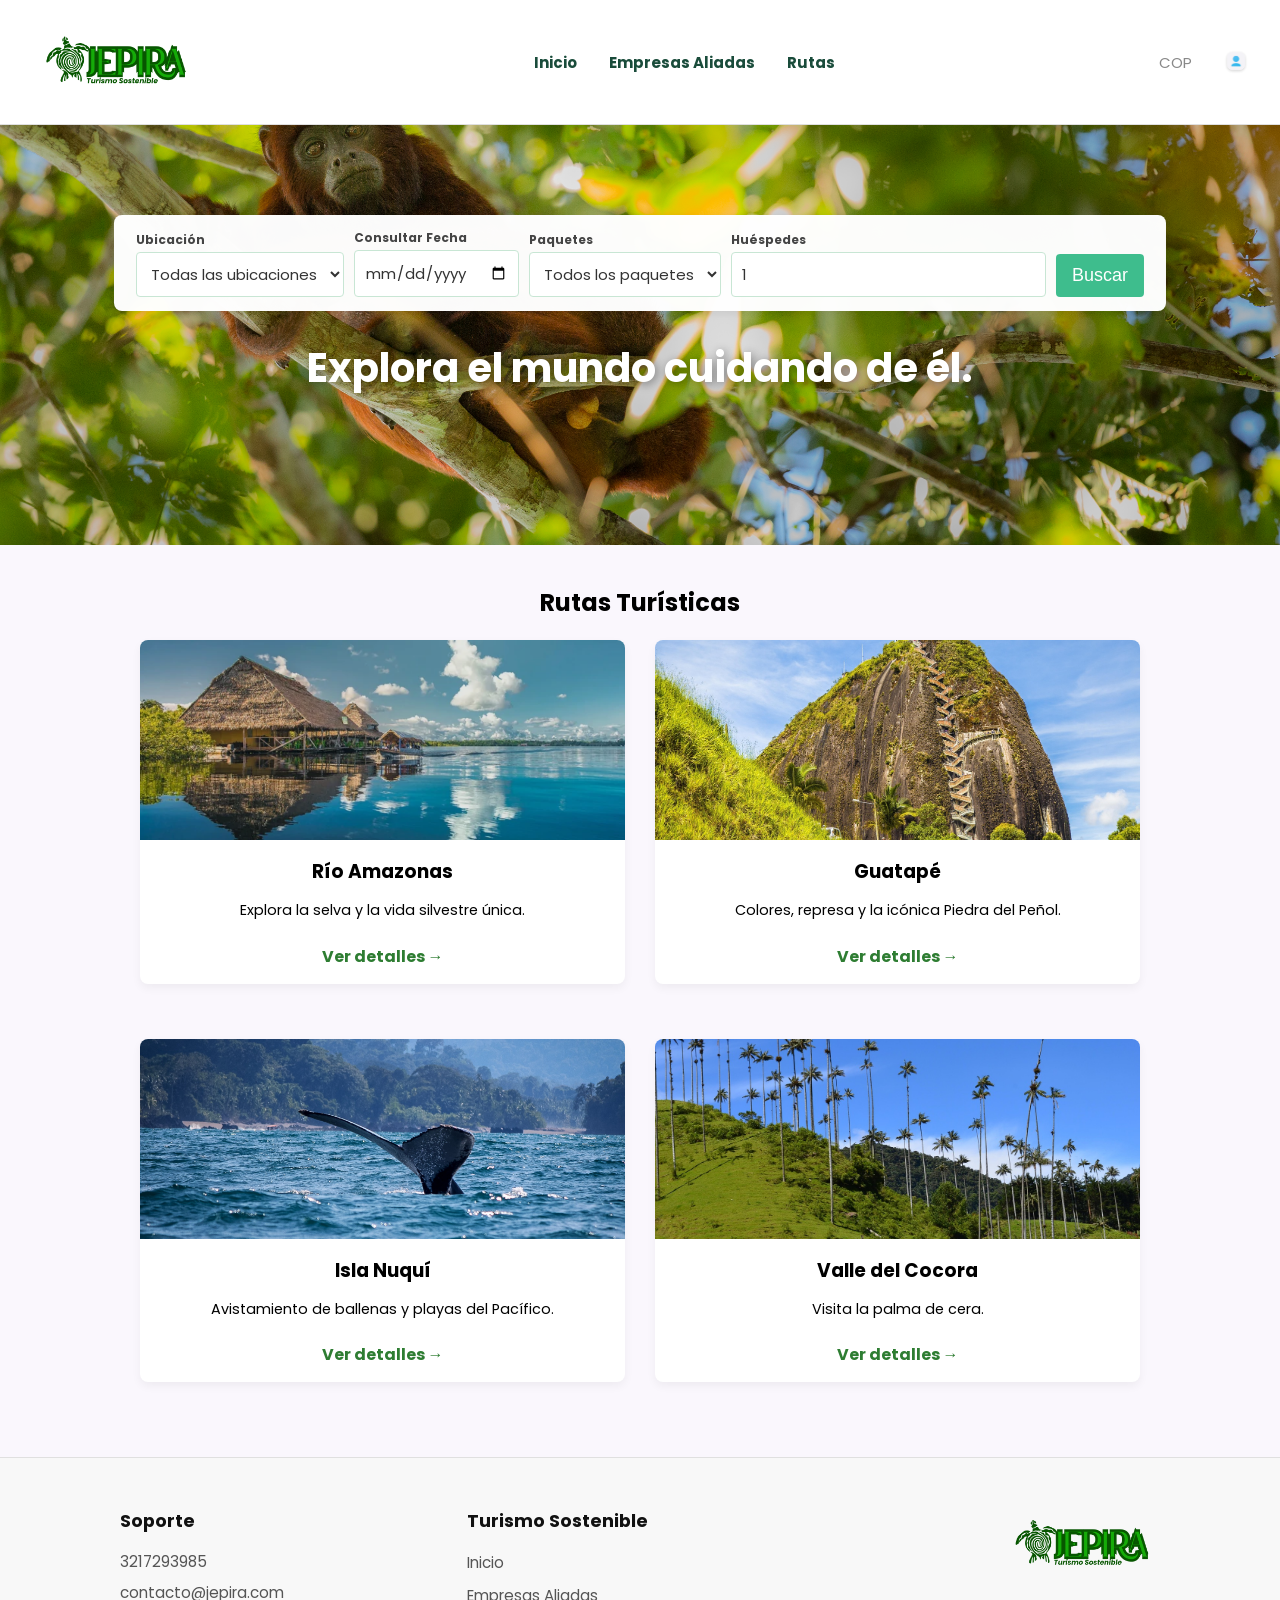
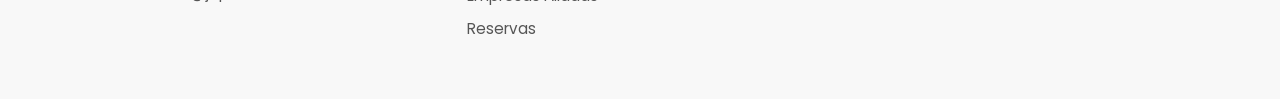
<file: index.html>
<!DOCTYPE html>
<html lang="es">
<head>
    <meta charset="UTF-8">
    <meta name="viewport" content="width=device-width, initial-scale=1.0">
    <title>Jepira | Turismo Sostenible</title>
    <link href="https://fonts.googleapis.com/css2?family=Poppins:wght@400;700&display=swap" rel="stylesheet">
    <link rel="stylesheet" href="style.css"> 
    <link rel="icon" href="img/logo_jepira.png" type="image/png">
</head>
<body>

    <!-- Header / Navegación Superior -->
    <header class="header-top">
        <div class="logo-section">
            <a href="index.html">
                <img src="img/logo_jepira.png" alt="Logo Jepira" class="logo-img"> 
            </a>
        </div>

        <nav class="main-nav">
            <ul>
                <li><a href="index.html" class="active">Inicio</a></li>
                <li><a href="empresas.html">Empresas Aliadas</a></li>
                <li><a href="rutas.html">Rutas</a></li>
            </ul>
        </nav>

        <div class="header-icons">
            <span class="currency">COP</span>
            <a href="login.html" class="icon user" title="Mi Cuenta / Iniciar Sesión"></a>
        </div>
    </header>

    <!-- Hero / Buscador Principal -->
    <section class="hero-section">
        <img src="img/mono aullador.jpg" alt="Mono en el árbol" class="hero-img">

        <form class="search-form" id="search-form" action="rutas.html">
            <div class="search-field">
                <label for="location">Ubicación</label>
                <select id="location" name="location">
                    <option value="">Todas las ubicaciones</option>
                    <option value="amazonas">Río Amazonas</option>
                    <option value="guatape">Guatapé</option>
                    <option value="nuqui">Isla Nuquí</option>
                    <option value="cocora">Valle del Cocora</option>
                </select>
            </div>

            <div class="search-field">
                <label for="date">Consultar Fecha</label>
                <input type="date" id="date" name="date">
            </div>
            
            <div class="search-field">
                <label for="packages">Paquetes</label>
                <select id="packages" name="packages">
                    <option value="">Todos los paquetes</option>
                    <option value="ecoturismo">Ecoturismo</option>
                    <option value="aventura">Aventura</option>
                    <option value="relax">Relax y Naturaleza</option>
                </select>
            </div>

            <div class="search-field">
                <label for="guests">Huéspedes</label>
                <input type="number" id="guests" name="guests" placeholder="Personas" min="1" value="1">
            </div>

            <button type="submit" class="search-btn">Buscar</button>
        </form>

        <h1 class="hero-text">Explora el mundo cuidando de él.</h1>
    </section>

    <!-- Catálogo Destacado de Rutas -->
    <section class="tour-routes">
        <h2>Rutas Turísticas</h2>
        
        <div class="route-cards">
            <!-- 1. Río Amazonas -->
            <div class="route-card" data-route-id="amazonas">
                <a href="detalle_ruta.html?id=amazonas">
                    <img src="img/Amazonas.png" alt="Río Amazonas"> 
                </a>
                <h3>Río Amazonas</h3>
                <p>Explora la selva y la vida silvestre única.</p>
                <a href="detalle_ruta.html?id=amazonas" class="btn-detalles" style="display:inline-block; margin-top:8px; color:#2e7d32; font-weight:bold; text-decoration:none;">Ver detalles →</a>
            </div>

            <!-- 2. Guatapé -->
            <div class="route-card" data-route-id="guatape">
                <a href="detalle_ruta.html?id=guatape">
                    <img src="img/Guatape.jpg" alt="Guatapé">
                </a>
                <h3>Guatapé</h3>
                <p>Colores, represa y la icónica Piedra del Peñol.</p>
                <a href="detalle_ruta.html?id=guatape" class="btn-detalles" style="display:inline-block; margin-top:8px; color:#2e7d32; font-weight:bold; text-decoration:none;">Ver detalles →</a>
            </div>
            
            <!-- 3. Isla Nuquí -->
            <div class="route-card" data-route-id="nuqui">
                <a href="detalle_ruta.html?id=nuqui">
                    <img src="img/Isla Nuqui.jpg" alt="Isla Nuquí">
                </a>
                <h3>Isla Nuquí</h3>
                <p>Avistamiento de ballenas y playas del Pacífico.</p>
                <a href="detalle_ruta.html?id=nuqui" class="btn-detalles" style="display:inline-block; margin-top:8px; color:#2e7d32; font-weight:bold; text-decoration:none;">Ver detalles →</a>
            </div>

            <!-- 4. Valle del Cocora -->
            <div class="route-card" data-route-id="cocora">
                <a href="detalle_ruta.html?id=cocora">
                    <img src="img/quindio-3977049_1280.jpg" alt="Valle del Cocora">
                </a>
                <h3>Valle del Cocora</h3>
                <p>Visita la palma de cera.</p>
                <a href="detalle_ruta.html?id=cocora" class="btn-detalles" style="display:inline-block; margin-top:8px; color:#2e7d32; font-weight:bold; text-decoration:none;">Ver detalles →</a>
            </div>
        </div>
    </section>

    <!-- Footer Institucional -->
    <footer class="main-footer">
        <div class="footer-content">
            <!-- Columna 1: Soporte -->
            <div class="footer-col support">
                <h3>Soporte</h3>
                <p>3217293985</p>
                <p>contacto@jepira.com</p>
            </div>

            <!-- Columna 2: Navegación -->
            <div class="footer-col navigation">
                <h3>Turismo Sostenible</h3>
                <ul>
                    <li><a href="index.html">Inicio</a></li>
                    <li><a href="empresas.html">Empresas Aliadas</a></li>
                    <li><a href="rutas.html">Reservas</a></li>
                </ul>
            </div>

            <!-- Columna 3: Logo (Estilos forzados inline) -->
            <div class="footer-col logo-container" style="display: flex !important; justify-content: flex-end !important; align-items: center !important;">
                <img src="img/logo_jepira.png" alt="Jepira Turismo Sostenible" class="footer-logo" style="width: 160px !important; max-width: 160px !important; height: auto !important; display: block !important;">
            </div>
        </div>
    </footer>

    <!-- Script de inicialización de módulos JS -->
    <script type="module" src="js/main.js"></script>
</body>
</html>
</file>
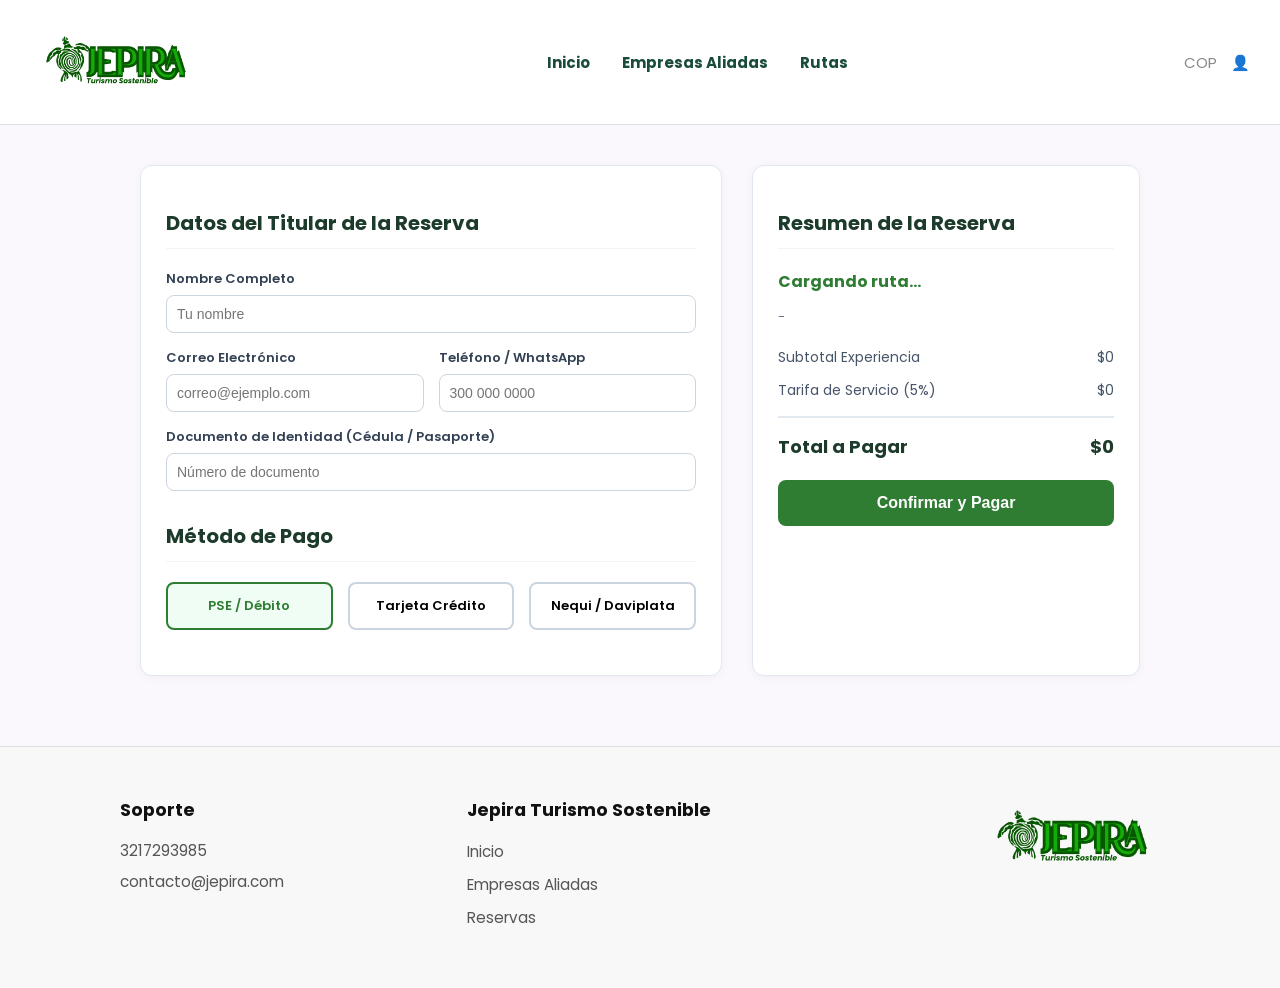
<file: confirmacion-reserva.html>
<!DOCTYPE html>
<html lang="es">
<head>
    <meta charset="UTF-8">
    <meta name="viewport" content="width=device-width, initial-scale=1.0">
    <title>Jepira | Confirmar Reserva y Pago</title>
    <link href="https://fonts.googleapis.com/css2?family=Poppins:wght@400;500;600;700&display=swap" rel="stylesheet">
    <link rel="stylesheet" href="style.css">
    <link rel="icon" href="img/logo_jepira.png" type="image/png">
    <style>
        .checkout-container {
            max-width: 1000px;
            margin: 40px auto 70px auto;
            padding: 0 20px;
        }

        .checkout-grid {
            display: grid;
            grid-template-columns: 1.5fr 1fr;
            gap: 30px;
        }

        .checkout-box {
            background: #ffffff;
            border: 1px solid #e2e8f0;
            border-radius: 12px;
            padding: 25px;
            box-shadow: 0 2px 10px rgba(0,0,0,0.04);
        }

        .checkout-box h2 {
            font-size: 20px;
            color: #1c3b2b;
            margin-bottom: 20px;
            border-bottom: 1px solid #f1f5f9;
            padding-bottom: 10px;
        }

        .form-row-2 {
            display: grid;
            grid-template-columns: 1fr 1fr;
            gap: 15px;
        }

        .checkout-field {
            margin-bottom: 15px;
        }

        .checkout-field label {
            display: block;
            font-size: 13px;
            font-weight: 600;
            color: #334155;
            margin-bottom: 6px;
        }

        .checkout-field input, .checkout-field select {
            width: 100%;
            padding: 10px;
            border: 1px solid #cbd5e1;
            border-radius: 8px;
            font-size: 14px;
            box-sizing: border-box;
        }

        .payment-methods {
            display: flex;
            gap: 15px;
            margin-bottom: 20px;
        }

        .payment-option {
            flex: 1;
            border: 2px solid #cbd5e1;
            border-radius: 8px;
            padding: 12px;
            text-align: center;
            cursor: pointer;
            font-size: 13px;
            font-weight: 600;
            transition: all 0.2s ease;
        }

        .payment-option.active {
            border-color: #2e7d32;
            background-color: #f0fdf4;
            color: #2e7d32;
        }

        .summary-item {
            display: flex;
            justify-content: space-between;
            margin-bottom: 12px;
            font-size: 14px;
            color: #475569;
        }

        .summary-total {
            display: flex;
            justify-content: space-between;
            border-top: 2px solid #e2e8f0;
            padding-top: 15px;
            margin-top: 15px;
            font-size: 18px;
            font-weight: 700;
            color: #1c3b2b;
        }

        .btn-confirm-pay {
            width: 100%;
            background-color: #2e7d32;
            color: white;
            padding: 14px;
            border: none;
            border-radius: 8px;
            font-size: 16px;
            font-weight: 600;
            cursor: pointer;
            margin-top: 20px;
            transition: background 0.3s;
        }

        .btn-confirm-pay:hover {
            background-color: #236127;
        }

        @media (max-width: 768px) {
            .checkout-grid {
                grid-template-columns: 1fr;
            }
        }
    </style>
</head>
<body>

    <!-- Header / Navegación Superior -->
    <header class="header-top">
        <div class="logo-section">
            <a href="index.html">
                <img src="img/logo_jepira.png" alt="Logo Jepira" class="logo-img">
            </a>
        </div>
        <nav class="main-nav">
            <ul>
                <li><a href="index.html">Inicio</a></li>
                <li><a href="empresas.html">Empresas Aliadas</a></li>
                <li><a href="rutas.html">Rutas</a></li>
            </ul>
        </nav>
        <div class="user-actions">
            <span class="currency">COP</span>
            <a href="login.html" class="profile-icon">👤</a>
        </div>
    </header>

    <!-- Contenido Principal -->
    <main class="checkout-container">
        <div class="checkout-grid">
            
            <!-- Columna Izquierda: Datos del Usuario y Pago -->
            <div class="checkout-box">
                <h2>Datos del Titular de la Reserva</h2>
                <form id="form-checkout">
                    <div class="checkout-field">
                        <label for="checkout-name">Nombre Completo</label>
                        <input type="text" id="checkout-name" placeholder="Tu nombre" required>
                    </div>

                    <div class="form-row-2">
                        <div class="checkout-field">
                            <label for="checkout-email">Correo Electrónico</label>
                            <input type="email" id="checkout-email" placeholder="correo@ejemplo.com" required>
                        </div>
                        <div class="checkout-field">
                            <label for="checkout-phone">Teléfono / WhatsApp</label>
                            <input type="tel" id="checkout-phone" placeholder="300 000 0000" required>
                        </div>
                    </div>

                    <div class="checkout-field">
                        <label for="checkout-doc">Documento de Identidad (Cédula / Pasaporte)</label>
                        <input type="text" id="checkout-doc" placeholder="Número de documento" required>
                    </div>

                    <h2 style="margin-top: 30px;">Método de Pago</h2>
                    <div class="payment-methods">
                        <div class="payment-option active" data-method="pse">PSE / Débito</div>
                        <div class="payment-option" data-method="card">Tarjeta Crédito</div>
                        <div class="payment-option" data-method="nequi">Nequi / Daviplata</div>
                    </div>
                </form>
            </div>

            <!-- Columna Derecha: Resumen de Compra -->
            <div class="checkout-box">
                <h2>Resumen de la Reserva</h2>
                
                <h3 id="pay-route-name" style="color: #2e7d32; font-size: 16px; margin-bottom: 6px;">Cargando ruta...</h3>
                <p id="pay-seats-date" style="font-size: 13px; color: #64748b; margin-bottom: 20px;">-</p>

                <div class="summary-item">
                    <span>Subtotal Experiencia</span>
                    <span id="pay-subtotal">$0</span>
                </div>
                <div class="summary-item">
                    <span>Tarifa de Servicio (5%)</span>
                    <span id="pay-fee">$0</span>
                </div>
                
                <div class="summary-total">
                    <span>Total a Pagar</span>
                    <span id="pay-total">$0</span>
                </div>

                <button type="button" id="btn-confirm-pay" class="btn-confirm-pay">Confirmar y Pagar</button>
            </div>

        </div>
    </main>

    <!-- Footer -->
    <footer class="main-footer">
        <div class="footer-content">
            <div class="footer-col support">
                <h3>Soporte</h3>
                <p>3217293985</p>
                <p>contacto@jepira.com</p>
            </div>
            <div class="footer-col navigation">
                <h3>Jepira Turismo Sostenible</h3>
                <ul>
                    <li><a href="index.html">Inicio</a></li>
                    <li><a href="empresas.html">Empresas Aliadas</a></li>
                    <li><a href="rutas.html">Reservas</a></li>
                </ul>
            </div>
            <div class="footer-col logo-container">
                <img src="img/logo_jepira.png" alt="logo-jepira">
            </div>
        </div>
    </footer>

    <script type="module" src="js/main.js"></script>
</body>
</html>
</file>
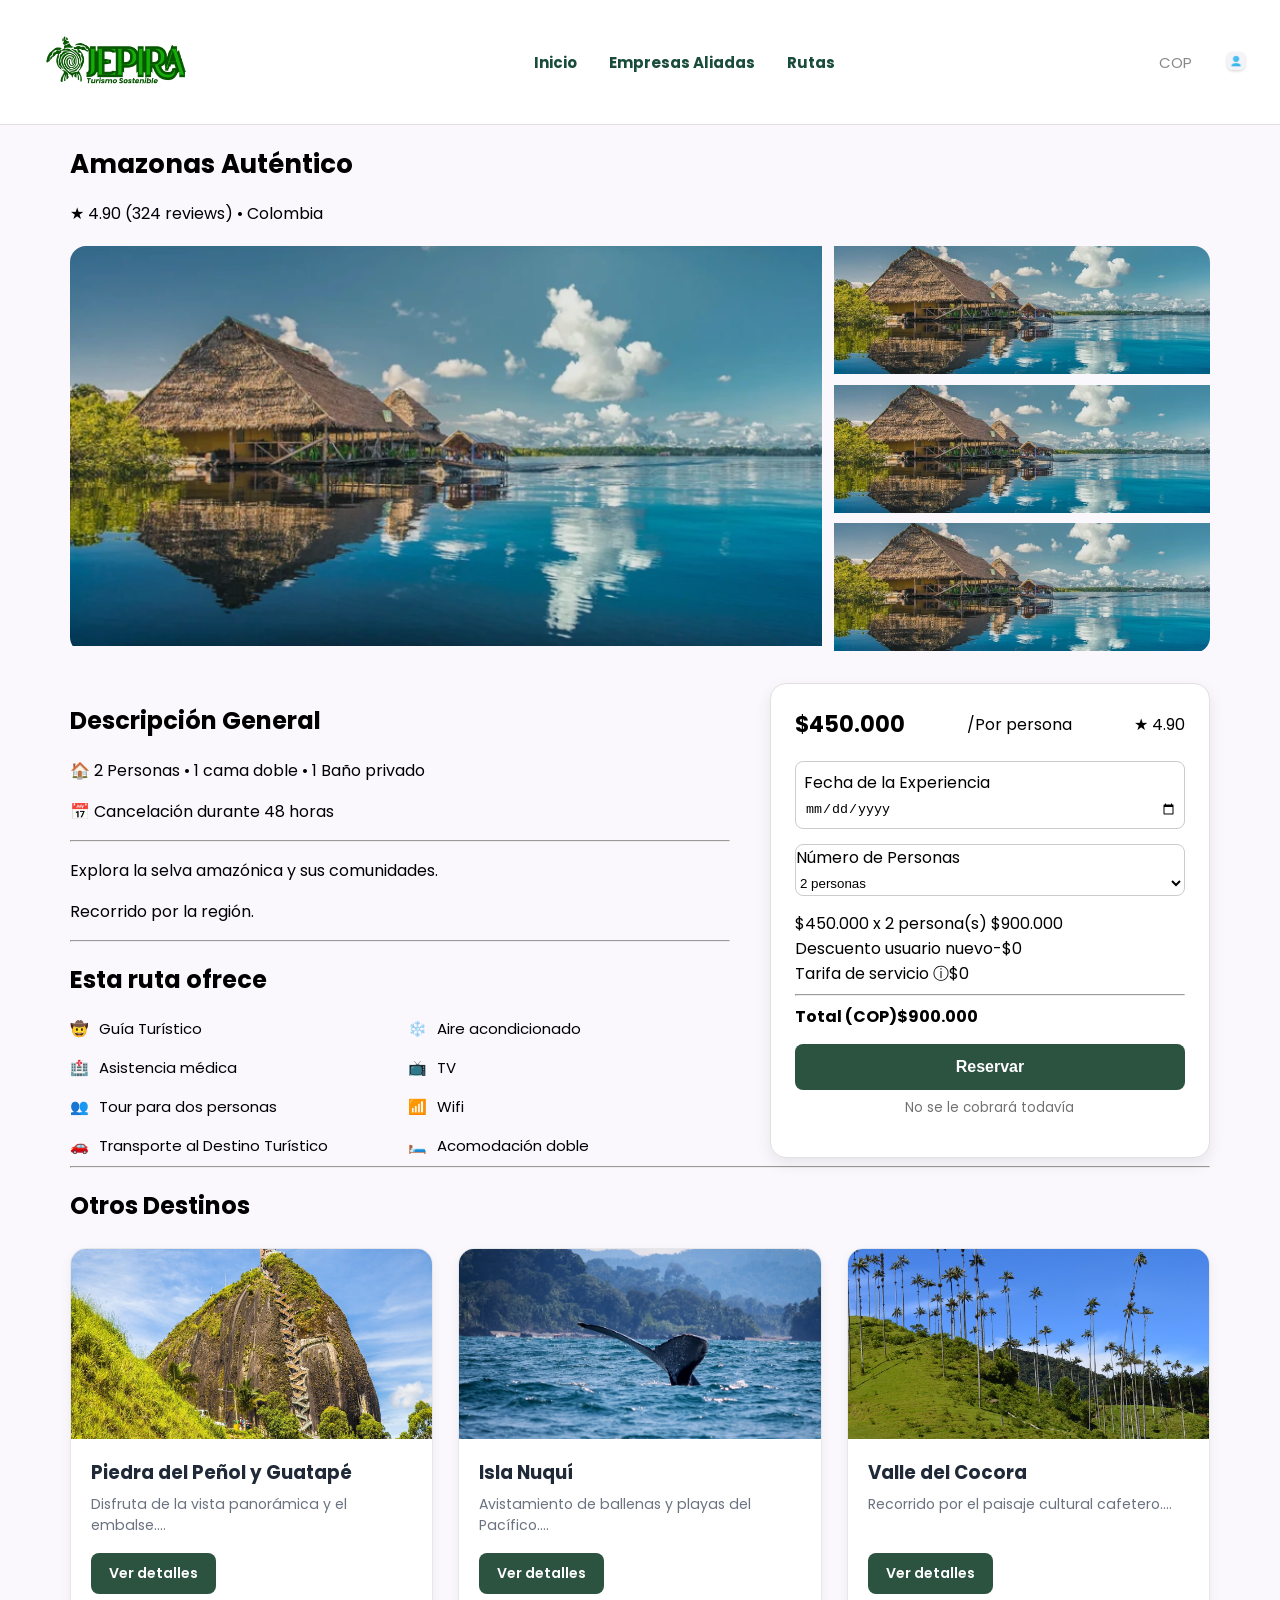
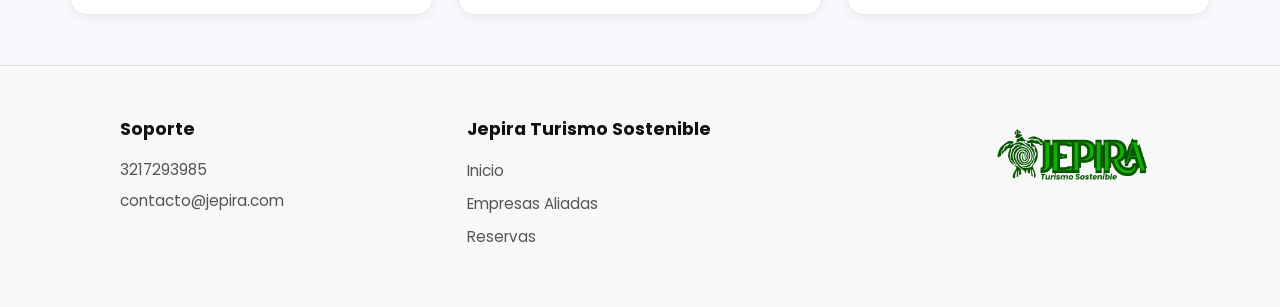
<file: detalle_ruta.html>
<!DOCTYPE html>
<html lang="es">
<head>
    <meta charset="UTF-8">
    <meta name="viewport" content="width=device-width, initial-scale=1.0">
    <title>Jepira | Detalle de Ruta</title>
    <link href="https://fonts.googleapis.com/css2?family=Poppins:wght@400;500;600;700&display=swap" rel="stylesheet">
    <link rel="stylesheet" href="style.css">
    <link rel="icon" href="img/logo_jepira.png" type="image/png">
</head>
<body>

    <header class="header-top">
        <div class="logo-section">
            <a href="index.html"><img src="img/logo_jepira.png" alt="Logo Jepira" class="logo-img"></a>
        </div>
        <nav class="main-nav">
            <ul>
                <li><a href="index.html">Inicio</a></li>
                <li><a href="empresas.html">Empresas Aliadas</a></li>
                <li><a href="rutas.html" class="active">Rutas</a></li>
            </ul>
        </nav>
        <div class="header-icons">
            <span class="currency">COP</span>
            <a href="login.html" class="icon user" title="Mi Cuenta"></a>
        </div>
    </header>

    <main class="detail-container">
        <!-- Encabezado -->
        <div class="detail-header">
            <h1 id="detailTitle">Cargando destino...</h1>
            <p class="detail-sub"><span id="detailRating">★ 4.90</span> (324 reviews) • Colombia</p>
        </div>

        <!-- Galería de imágenes estilo Airbnb -->
        <div class="gallery-grid">
            <div class="gallery-main">
                <img id="imgMain" src="img/Amazonas.png" alt="Foto principal">
            </div>
            <div class="gallery-side">
                <img id="imgSide1" src="img/Guatape.jpg" alt="Subfoto 1">
                <img id="imgSide2" src="img/Isla Nuqui.jpg" alt="Subfoto 2">
                <img id="imgSide3" src="img/quindio-3977049_1280.jpg" alt="Subfoto 3">
            </div>
        </div>

        <!-- Layout de Información + Carga de Reserva -->
        <div class="detail-body-layout">
            
            <!-- Columna Izquierda: Información -->
            <div class="detail-info-col">
                <section class="general-desc">
                    <h2>Descripción General</h2>
                    <p class="specs-bar">🏠 2 Personas • 1 cama doble • 1 Baño privado</p>
                    <p class="cancellation">📅 Cancelación durante 48 horas</p>
                    <hr>
                    <p id="detailDescText" class="desc-paragraph">
                        Selecciona un destino para ver su descripción detallada y opciones de reserva sostenible.
                    </p>
                    <p class="sub-tag">Recorrido por la región.</p>
                </section>

                <hr>

                <section class="offers-section">
                    <h2>Esta ruta ofrece</h2>
                    <div class="offers-grid">
                        <div class="offer-item"><span>🤠</span> Guía Turístico</div>
                        <div class="offer-item"><span>❄️</span> Aire acondicionado</div>
                        <div class="offer-item"><span>🏥</span> Asistencia médica</div>
                        <div class="offer-item"><span>📺</span> TV</div>
                        <div class="offer-item"><span>👥</span> Tour para dos personas</div>
                        <div class="offer-item"><span>📶</span> Wifi</div>
                        <div class="offer-item"><span>🚗</span> Transporte al Destino Turístico</div>
                        <div class="offer-item"><span>🛏️</span> Acomodación doble</div>
                    </div>
                </section>
            </div>

            <!-- Columna Derecha: Tarjeta Flotante de Reserva -->
            <div class="booking-card-col">
                <form id="form-reservar-ruta" class="booking-card">
                    <!-- Campo oculto para vincular el ID de la ruta dinámicamente -->
                    <input type="hidden" id="booking-route-id" value="">

                    <div class="booking-header">
                        <span class="price-big" id="detailPrice">$250.000</span><span class="per-day">/Por persona</span>
                        <span class="rating-badge">★ <span id="cardRating">4.90</span></span>
                    </div>

                    <div class="dates-selector">
                        <div class="date-box" style="width: 100%;">
                            <label for="booking-date">Fecha de la Experiencia</label>
                            <input type="date" id="booking-date" required>
                        </div>
                    </div>

                    <div class="guests-selector">
                        <label for="booking-seats">Número de Personas</label>
                        <select id="booking-seats" required>
                            <option value="1">1 persona</option>
                            <option value="2" selected>2 personas</option>
                            <option value="3">3 personas</option>
                            <option value="4">4 personas</option>
                            <option value="5">5 personas</option>
                        </select>
                    </div>

                    <div class="breakdown">
                        <div class="row">
                            <span id="breakdownLabel">Reserva</span>
                            <span id="breakdownSubtotal">$500.000</span>
                        </div>
                        <div class="row text-green"><span>Descuento usuario nuevo</span><span>-$0</span></div>
                        <div class="row"><span>Tarifa de servicio ⓘ</span><span>$0</span></div>
                        <hr>
                        <div class="row total-row"><strong>Total (COP)</strong><strong id="detailTotal">$500.000</strong></div>
                    </div>

                    <button type="submit" class="btn-reserve" style="width: 100%; border: none; cursor: pointer;">Reservar</button>
                    <small class="no-charge-note" style="display: block; text-align: center; margin-top: 8px;">No se le cobrará todavía</small>
                    
                    <!-- Contenedor para mostrar respuestas (Éxito / Debes iniciar sesión) -->
                    <div id="mensaje-reserva" style="margin-top: 15px; font-size: 0.9rem; font-weight: 600; text-align: center;"></div>
                </form>
            </div>

        </div>

        <hr class="section-divider">

        <!-- Sección Inferior: Otros Destinos -->
        <section class="other-destinations">
            <h2>Otros Destinos</h2>
            <div id="otherDestinationsContainer" class="other-destinations-grid">
                <!-- Se inyectan dinámicamente con JS -->
            </div>
        </section>

    </main>

    <footer class="main-footer">
        <div class="footer-content">
            <div class="footer-col support">
                <h3>Soporte</h3>
                <p>3217293985</p>
                <p>contacto@jepira.com</p>
            </div>
            <div class="footer-col navigation">
                <h3>Jepira Turismo Sostenible</h3>
                <ul>
                    <li><a href="index.html">Inicio</a></li>
                    <li><a href="empresas.html">Empresas Aliadas</a></li>
                    <li><a href="rutas.html">Reservas</a></li>
                </ul>
            </div>
            <div class="footer-col logo-container">
                <img src="img/logo_jepira.png" alt="logo-jepira">
            </div>
        </div>
    </footer>

    <script type="module" src="js/main.js"></script>
</body>
</html>
</file>
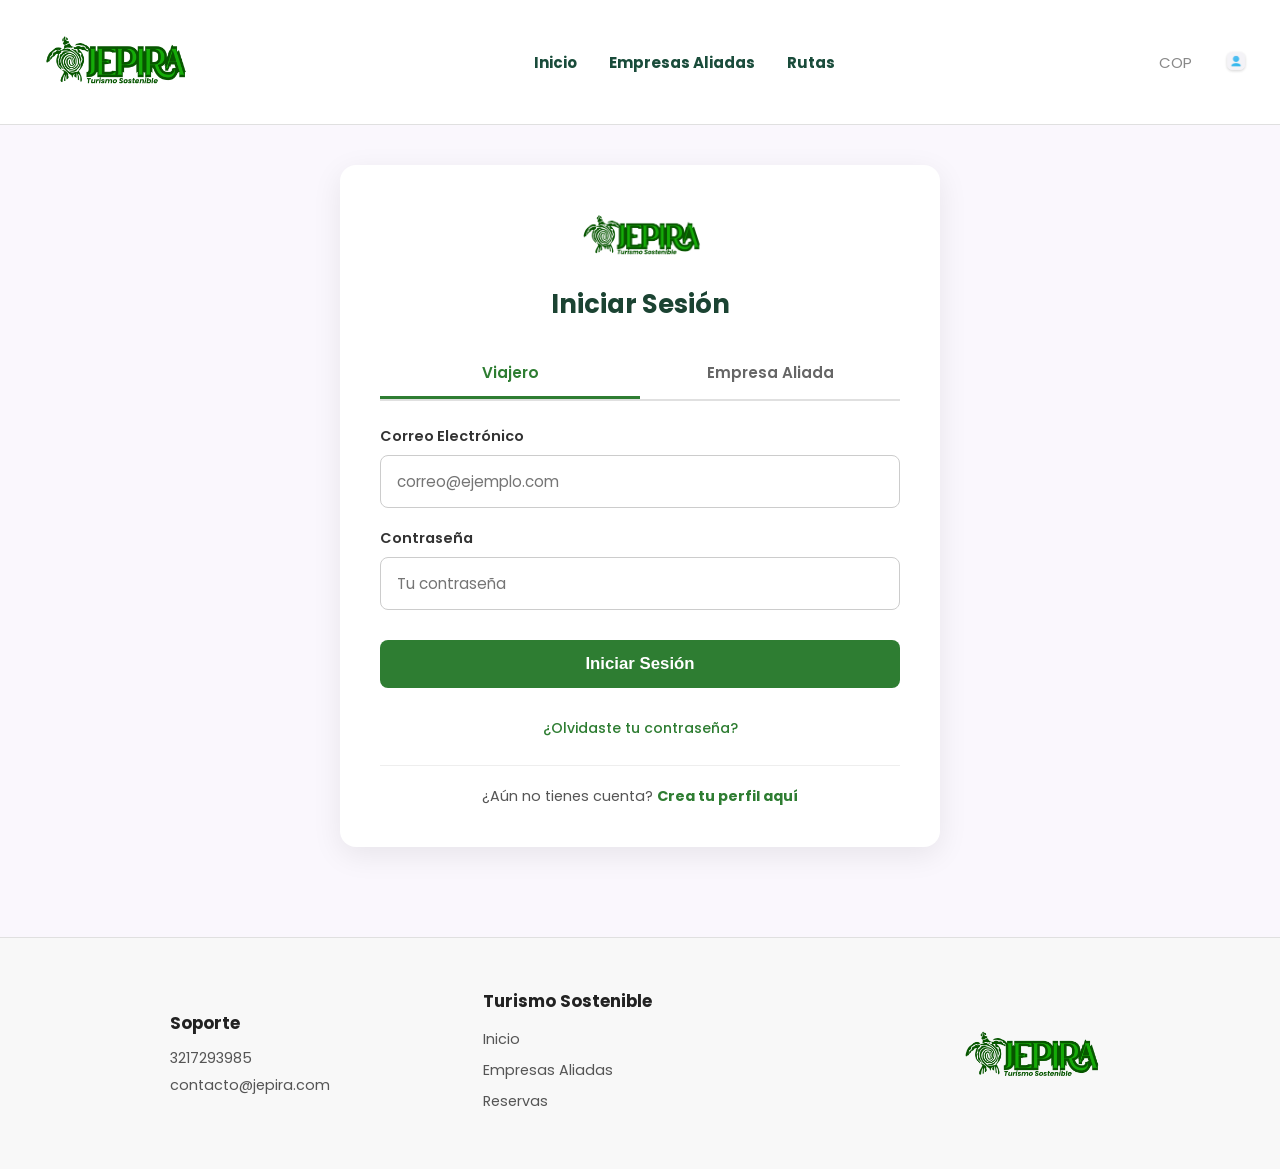
<file: login.html>
<!DOCTYPE html>
<html lang="es">
<head>
    <meta charset="UTF-8">
    <meta name="viewport" content="width=device-width, initial-scale=1.0">
    <title>Jepira | Iniciar Sesión</title>
    <link href="https://fonts.googleapis.com/css2?family=Poppins:wght@400;500;600;700&display=swap" rel="stylesheet">
    <link rel="stylesheet" href="style.css"> 
    <link rel="icon" href="img/logo_jepira.png" type="image/png">
    <style>
        .login-wrapper {
            min-height: 75vh;
            display: flex;
            align-items: center;
            justify-content: center;
            padding: 40px 20px;
        }

        .login-container {
            width: 100%;
            max-width: 520px;
            padding: 40px;
            background: #ffffff;
            border-radius: 16px;
            box-shadow: 0 8px 30px rgba(0,0,0,0.08);
            text-align: center;
        }

        .login-card-logo {
            width: 140px;
            max-width: 140px;
            height: auto;
            margin: 0 auto 15px auto;
            display: block;
        }

        .login-container h2 {
            font-size: 1.6rem;
            font-weight: 700;
            color: #1b4332;
            margin-bottom: 25px;
        }

        .role-tabs {
            display: flex;
            margin-bottom: 25px;
            border-bottom: 2px solid #e0e0e0;
        }

        .tab-btn {
            flex: 1;
            padding: 12px;
            background: none;
            border: none;
            font-family: 'Poppins', sans-serif;
            font-weight: 600;
            font-size: 0.95rem;
            color: #666;
            cursor: pointer;
            border-bottom: 3px solid transparent;
            transition: all 0.3s ease;
        }

        .tab-btn.active {
            color: #2e7d32;
            border-bottom-color: #2e7d32;
        }

        .form-group {
            margin-bottom: 20px;
            text-align: left;
        }

        .form-group label {
            display: block;
            margin-bottom: 8px;
            font-size: 0.9rem;
            font-weight: 600;
            color: #333;
        }

        .form-group input {
            width: 100%;
            padding: 14px 16px;
            border: 1px solid #ccc;
            border-radius: 8px;
            box-sizing: border-box;
            font-family: 'Poppins', sans-serif;
            font-size: 0.95rem;
            outline: none;
            transition: border-color 0.3s ease;
        }

        .form-group input:focus {
            border-color: #2e7d32;
        }

        .btn-submit {
            width: 100%;
            padding: 14px;
            background-color: #2e7d32;
            color: white;
            border: none;
            border-radius: 8px;
            font-weight: 600;
            font-size: 1.05rem;
            cursor: pointer;
            transition: background 0.3s ease;
            margin-top: 10px;
        }

        .btn-submit:hover {
            background-color: #1b5e20;
        }

        #mensaje-login {
            margin-top: 15px;
            font-size: 0.9rem;
            font-weight: 600;
        }

        .forgot-password {
            display: inline-block;
            margin-top: 15px;
            color: #2e7d32;
            font-size: 0.88rem;
            font-weight: 500;
            text-decoration: none;
            transition: color 0.2s ease;
        }

        .forgot-password:hover {
            text-decoration: underline;
        }

        .register-link {
            margin-top: 25px;
            padding-top: 20px;
            border-top: 1px solid #eee;
            font-size: 0.9rem;
            color: #555;
        }

        .register-link a {
            color: #2e7d32;
            font-weight: 700;
            text-decoration: none;
        }

        .register-link a:hover {
            text-decoration: underline;
        }
    </style>
</head>
<body>

    <!-- Header / Navegación Superior -->
    <header class="header-top">
        <div class="logo-section">
            <a href="index.html">
                <img src="img/logo_jepira.png" alt="Logo Jepira" class="logo-img"> 
            </a>
        </div>

        <nav class="main-nav">
            <ul>
                <li><a href="index.html">Inicio</a></li>
                <li><a href="empresas.html">Empresas Aliadas</a></li>
                <li><a href="rutas.html">Rutas</a></li>
            </ul>
        </nav>

        <div class="header-icons">
            <span class="currency">COP</span>
            <a href="login.html" class="icon user" title="Mi Cuenta / Iniciar Sesión"></a>
        </div>
    </header>

    <!-- Formulario de Iniciar Sesión -->
    <main class="login-wrapper">
        <div class="login-container">
            <!-- Logo Centrado Superior -->
            <img src="img/logo_jepira.png" alt="Logo Jepira" class="login-card-logo">
            
            <h2>Iniciar Sesión</h2>
            
            <!-- Selector de Rol -->
            <div class="role-tabs">
                <button type="button" class="tab-btn active" id="btn-viajero" onclick="seleccionarRol('explorer')">Viajero</button>
                <button type="button" class="tab-btn" id="btn-empresa" onclick="seleccionarRol('corporate')">Empresa Aliada</button>
            </div>

            <form id="form-login">
                <!-- Campo Oculto para almacenar el rol seleccionado -->
                <input type="hidden" id="login-tipo" value="explorer">

                <div class="form-group">
                    <label for="login-email">Correo Electrónico</label>
                    <input type="email" id="login-email" placeholder="correo@ejemplo.com" required>
                </div>

                <div class="form-group">
                    <label for="login-password">Contraseña</label>
                    <input type="password" id="login-password" placeholder="Tu contraseña" required>
                </div>

                <button type="submit" class="btn-submit">Iniciar Sesión</button>
            </form>

            <!-- Mensaje para mostrar respuesta de éxito o error -->
            <div id="mensaje-login"></div>

            <a href="recuperar-password.html" class="forgot-password">¿Olvidaste tu contraseña?</a>

            <div class="register-link">
                ¿Aún no tienes cuenta? <a href="registro.html">Crea tu perfil aquí</a>
            </div>
        </div>
    </main>

    <!-- Footer Institucional -->
    <footer class="main-footer">
        <div class="footer-content" style="display: flex !important; justify-content: space-between !important; align-items: center !important; max-width: 1000px !important; margin: 0 auto !important;">
            <div class="footer-col support" style="flex: 1 !important;">
                <h3 style="font-size: 1.05rem; font-weight: 700; color: #222; margin-bottom: 12px;">Soporte</h3>
                <p style="color: #555; margin: 0 0 6px 0; font-size: 0.9rem;">3217293985</p>
                <p style="color: #555; margin: 0; font-size: 0.9rem;">contacto@jepira.com</p>
            </div>

            <div class="footer-col navigation" style="flex: 1 !important;">
                <h3 style="font-size: 1.05rem; font-weight: 700; color: #222; margin-bottom: 12px;">Turismo Sostenible</h3>
                <ul style="list-style: none; padding: 0; margin: 0;">
                    <li style="margin-bottom: 6px;"><a href="index.html" style="text-decoration: none; color: #555; font-size: 0.9rem;">Inicio</a></li>
                    <li style="margin-bottom: 6px;"><a href="empresas.html" style="text-decoration: none; color: #555; font-size: 0.9rem;">Empresas Aliadas</a></li>
                    <li style="margin-bottom: 6px;"><a href="rutas.html" style="text-decoration: none; color: #555; font-size: 0.9rem;">Reservas</a></li>
                </ul>
            </div>

            <div class="footer-col logo-container" style="flex: 1 !important; display: flex !important; justify-content: flex-end !important; align-items: center !important;">
                <img src="img/logo_jepira.png" alt="Jepira Turismo Sostenible" class="footer-logo" style="width: 160px !important; max-width: 160px !important; height: auto !important; display: block !important;">
            </div>
        </div>
    </footer>

    <!-- Script de Selección de Rol -->
    <script>
        function seleccionarRol(rol) {
            document.getElementById('login-tipo').value = rol;
            const btnViajero = document.getElementById('btn-viajero');
            const btnEmpresa = document.getElementById('btn-empresa');

            if (rol === 'explorer') {
                btnViajero.classList.add('active');
                btnEmpresa.classList.remove('active');
            } else {
                btnEmpresa.classList.add('active');
                btnViajero.classList.remove('active');
            }
        }
    </script>

    <!-- Módulo JS principal que conecta la autenticación -->
    <script type="module" src="js/main.js"></script>
</body>
</html>
</file>
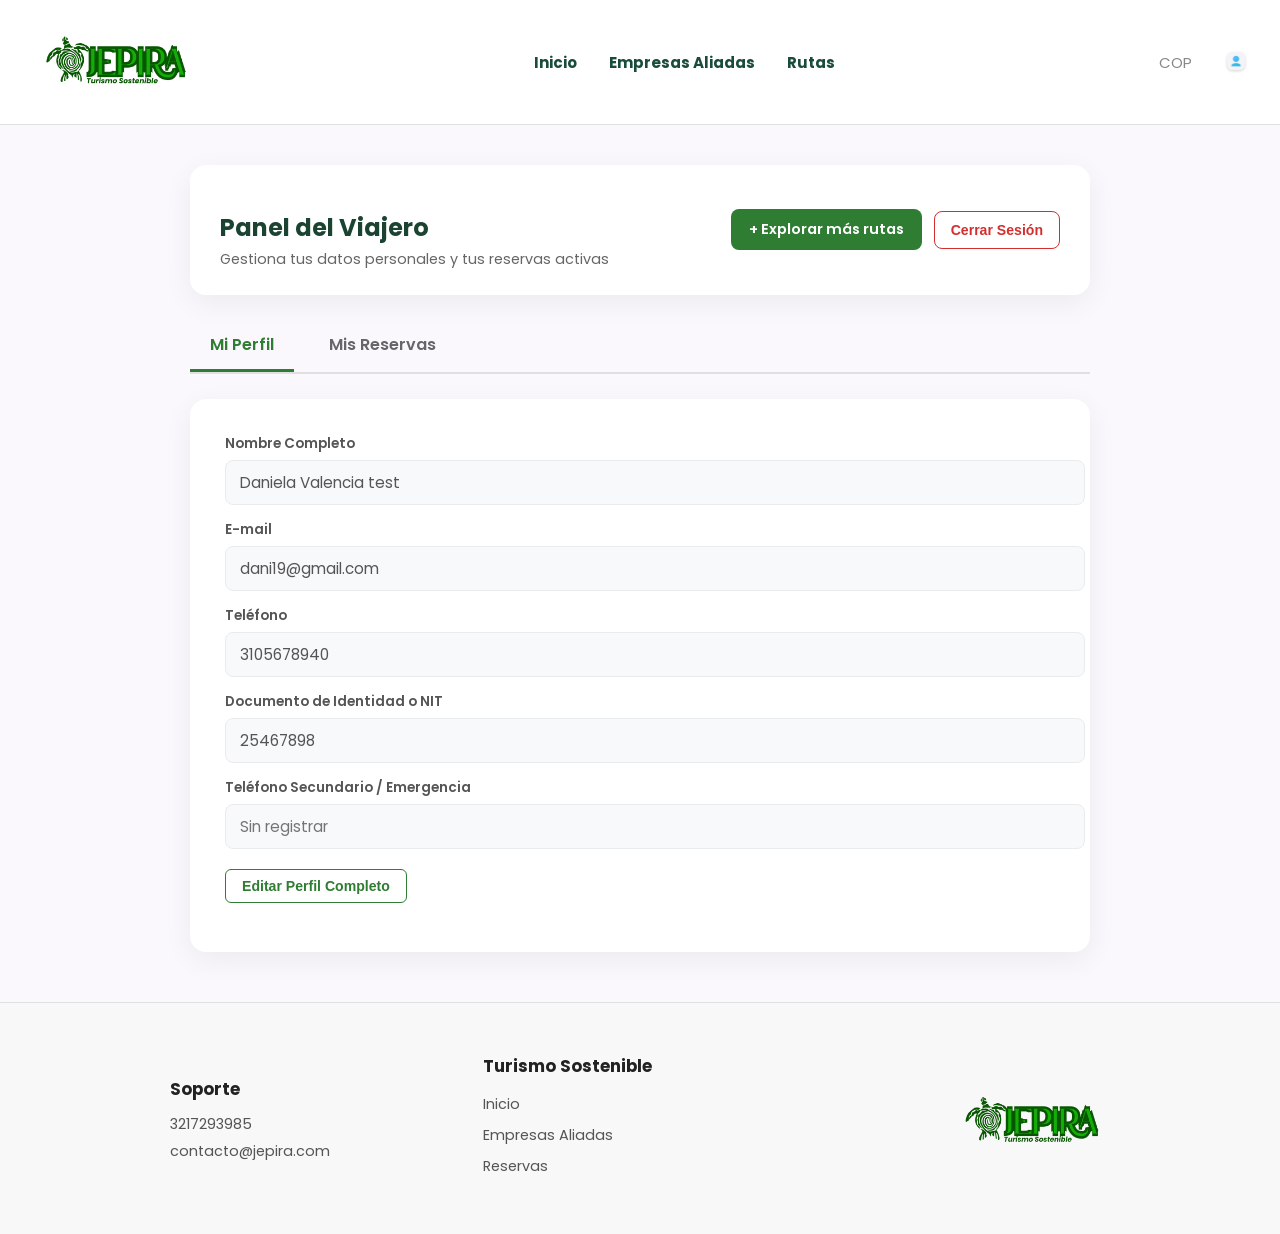
<file: mis-reservas.html>
<!DOCTYPE html>
<html lang="es">
<head>
    <meta charset="UTF-8">
    <meta name="viewport" content="width=device-width, initial-scale=1.0">
    <title>Jepira | Panel del Viajero</title>
    <link href="https://fonts.googleapis.com/css2?family=Poppins:wght@400;500;600;700&display=swap" rel="stylesheet">
    <link rel="stylesheet" href="style.css"> 
    <link rel="icon" href="img/logo_jepira.png" type="image/png">
    <style>
        .dashboard-wrapper {
            max-width: 900px;
            margin: 40px auto;
            padding: 0 20px;
            min-height: 70vh;
        }

        .dashboard-header {
            background: #ffffff;
            padding: 25px 30px;
            border-radius: 16px;
            box-shadow: 0 8px 30px rgba(0,0,0,0.06);
            display: flex;
            justify-content: space-between;
            align-items: center;
            margin-bottom: 25px;
        }

        .dashboard-header h2 {
            color: #1b4332;
            font-size: 1.5rem;
            margin-bottom: 4px;
        }

        .dashboard-header p {
            color: #666;
            font-size: 0.9rem;
            margin: 0;
        }

        .header-actions {
            display: flex;
            align-items: center;
            gap: 12px;
        }

        .btn-primary {
            padding: 10px 18px;
            background-color: #2e7d32;
            color: white;
            border-radius: 8px;
            text-decoration: none;
            font-weight: 600;
            font-size: 0.9rem;
            transition: background 0.2s ease;
            border: none;
            cursor: pointer;
        }

        .btn-primary:hover {
            background-color: #1b5e20;
        }

        .btn-logout {
            padding: 10px 16px;
            background-color: #fff;
            color: #d32f2f;
            border: 1px solid #d32f2f;
            border-radius: 8px;
            text-decoration: none;
            font-weight: 600;
            font-size: 0.88rem;
            cursor: pointer;
            transition: all 0.2s ease;
        }

        .btn-logout:hover {
            background-color: #d32f2f;
            color: white;
        }

        /* Tabs de navegación del panel */
        .panel-tabs {
            display: flex;
            gap: 15px;
            margin-bottom: 25px;
            border-bottom: 2px solid #e0e0e0;
        }

        .tab-btn {
            padding: 12px 20px;
            background: none;
            border: none;
            font-family: 'Poppins', sans-serif;
            font-size: 1rem;
            font-weight: 600;
            color: #666;
            cursor: pointer;
            border-bottom: 3px solid transparent;
            transition: all 0.3s ease;
        }

        .tab-btn.active {
            color: #2e7d32;
            border-bottom-color: #2e7d32;
        }

        .tab-content {
            display: none;
        }

        .tab-content.active {
            display: block;
        }

        /* Estilos Sección Mi Perfil */
        .profile-card {
            background: #ffffff;
            padding: 35px;
            border-radius: 16px;
            box-shadow: 0 8px 30px rgba(0,0,0,0.06);
        }

        .profile-field-group {
            display: flex;
            flex-direction: column;
            gap: 6px;
            margin-bottom: 15px;
        }

        .profile-field-group label {
            font-size: 0.85rem;
            color: #555;
            font-weight: 600;
        }

        .form-input {
            width: 100%;
            padding: 10px 14px;
            border: 1px solid #ccc;
            border-radius: 8px;
            font-size: 0.95rem;
            font-family: 'Poppins', sans-serif;
            box-sizing: border-border-box;
            transition: all 0.2s ease;
        }

        .form-input:disabled {
            background-color: #f8f9fa;
            color: #555;
            border-color: #e9ecef;
            cursor: not-allowed;
        }

        .avatar-container {
            position: relative;
            width: 90px;
            height: 90px;
            margin-bottom: 30px;
        }

        .avatar-img {
            width: 100%;
            height: 100%;
            border-radius: 50%;
            background-color: #e0e0e0;
            object-fit: cover;
            display: flex;
            align-items: center;
            justify-content: center;
            font-size: 2.5rem;
            color: #888;
        }

        .avatar-edit-btn {
            position: absolute;
            bottom: 0;
            right: 0;
            background: #ffffff;
            border: 1px solid #ccc;
            border-radius: 50%;
            width: 28px;
            height: 28px;
            display: flex;
            align-items: center;
            justify-content: center;
            cursor: pointer;
            font-size: 0.8rem;
            box-shadow: 0 2px 5px rgba(0,0,0,0.15);
        }

        .btn-secondary {
            padding: 8px 16px;
            border: 1px solid #2e7d32;
            color: #2e7d32;
            background: transparent;
            border-radius: 6px;
            text-decoration: none;
            font-weight: 600;
            font-size: 0.88rem;
            cursor: pointer;
            transition: all 0.2s ease;
        }

        .btn-secondary:hover {
            background: #2e7d32;
            color: white;
        }

        /* Estilos Sección Reservas */
        .reservation-card {
            background: #ffffff;
            padding: 20px 25px;
            border-radius: 12px;
            box-shadow: 0 4px 15px rgba(0,0,0,0.05);
            margin-bottom: 15px;
            display: flex;
            justify-content: space-between;
            align-items: center;
        }

        .res-title {
            font-weight: 700;
            color: #1b4332;
            font-size: 1.1rem;
            margin-bottom: 6px;
        }

        .res-details {
            font-size: 0.88rem;
            color: #555;
            line-height: 1.5;
        }

        .badge-confirmed {
            background: #e8f5e9;
            color: #2e7d32;
            padding: 6px 14px;
            border-radius: 20px;
            font-weight: 600;
            font-size: 0.82rem;
        }
    </style>
</head>
<body>

    <!-- Header / Navegación Superior -->
    <header class="header-top">
        <div class="logo-section">
            <a href="index.html">
                <img src="img/logo_jepira.png" alt="Logo Jepira" class="logo-img"> 
            </a>
        </div>

        <nav class="main-nav">
            <ul>
                <li><a href="index.html">Inicio</a></li>
                <li><a href="empresas.html">Empresas Aliadas</a></li>
                <li><a href="rutas.html">Rutas</a></li>
            </ul>
        </nav>

        <div class="header-icons">
            <span class="currency">COP</span>
            <a href="mis-reservas.html" class="icon user" title="Mi Cuenta"></a>
        </div>
    </header>

    <main class="dashboard-wrapper">

        <!-- Encabezado del Panel -->
        <div class="dashboard-header">
            <div>
                <h2>Panel del Viajero</h2>
                <p>Gestiona tus datos personales y tus reservas activas</p>
            </div>
            <div class="header-actions">
                <a href="rutas.html" class="btn-primary">+ Explorar más rutas</a>
                <button id="btn-logout-user" class="btn-logout">Cerrar Sesión</button>
            </div>
        </div>

        <!-- Pestañas de Selección -->
        <div class="panel-tabs">
            <button class="tab-btn active" id="tab-btn-perfil">Mi Perfil</button>
            <button class="tab-btn" id="tab-btn-reservas">Mis Reservas</button>
        </div>

        <!-- SECCIÓN 1: MI PERFIL -->
        <div id="seccion-perfil" class="tab-content profile-card active">
            <form id="form-perfil-viajero">
                
                <!-- Input de Avatar Oculto -->
                <input type="file" id="avatar-input" accept="image/*" style="display: none;">
                
                <!-- Nombre Completo -->
                <div class="profile-field-group">
                    <label for="perfil-nombre">Nombre Completo</label>
                    <input type="text" id="perfil-nombre" class="form-input" disabled />
                </div>

                <!-- E-mail -->
                <div class="profile-field-group">
                    <label for="perfil-email">E-mail</label>
                    <input type="email" id="perfil-email" class="form-input" disabled />
                </div>

                <!-- Teléfono -->
                <div class="profile-field-group">
                    <label for="perfil-telefono">Teléfono</label>
                    <input type="tel" id="perfil-telefono" class="form-input" disabled />
                </div>

                <!-- Documento -->
                <div class="profile-field-group">
                    <label for="perfil-documento">Documento de Identidad o NIT</label>
                    <input type="text" id="perfil-documento" class="form-input" disabled />
                </div>

                <!-- Teléfono Secundario -->
                <div class="profile-field-group">
                    <label for="perfil-telefono-secundario">Teléfono Secundario / Emergencia</label>
                    <input type="tel" id="perfil-telefono-secundario" class="form-input" placeholder="Sin registrar" disabled />
                </div>

                <!-- Botones de Acción -->
                <div class="profile-actions" style="margin-top: 20px; display: flex; gap: 10px;">
                    <button type="button" id="btn-habilitar-edicion-perfil" class="btn-secondary">
                        Editar Perfil Completo
                    </button>
                    <button type="submit" id="btn-guardar-perfil-viajero" class="btn-primary" style="display: none;">
                        Guardar Cambios
                    </button>
                </div>

                <p id="mensaje-perfil-viajero" style="margin-top: 10px; font-weight: bold; font-size: 0.9rem;"></p>
            </form>
        </div>             

        <!-- SECCIÓN 2: MIS RESERVAS -->
        <div id="seccion-reservas" class="tab-content">
            <div id="contenedor-reservas">
                <!-- Se renderizan dinámicamente desde JS -->
            </div>
        </div>

    </main>

    <!-- Footer Institucional -->
    <footer class="main-footer">
        <div class="footer-content" style="display: flex !important; justify-content: space-between !important; align-items: center !important; max-width: 1000px !important; margin: 0 auto !important;">
            <div class="footer-col support" style="flex: 1 !important;">
                <h3 style="font-size: 1.05rem; font-weight: 700; color: #222; margin-bottom: 12px;">Soporte</h3>
                <p style="color: #555; margin: 0 0 6px 0; font-size: 0.9rem;">3217293985</p>
                <p style="color: #555; margin: 0; font-size: 0.9rem;">contacto@jepira.com</p>
            </div>

            <div class="footer-col navigation" style="flex: 1 !important;">
                <h3 style="font-size: 1.05rem; font-weight: 700; color: #222; margin-bottom: 12px;">Turismo Sostenible</h3>
                <ul style="list-style: none; padding: 0; margin: 0;">
                    <li style="margin-bottom: 6px;"><a href="index.html" style="text-decoration: none; color: #555; font-size: 0.9rem;">Inicio</a></li>
                    <li style="margin-bottom: 6px;"><a href="empresas.html" style="text-decoration: none; color: #555; font-size: 0.9rem;">Empresas Aliadas</a></li>
                    <li style="margin-bottom: 6px;"><a href="rutas.html" style="text-decoration: none; color: #555; font-size: 0.9rem;">Reservas</a></li>
                </ul>
            </div>

            <div class="footer-col logo-container" style="flex: 1 !important; display: flex !important; justify-content: flex-end !important; align-items: center !important;">
                <img src="img/logo_jepira.png" alt="Jepira Turismo Sostenible" class="footer-logo" style="width: 160px !important; max-width: 160px !important; height: auto !important; display: block !important;">
            </div>
        </div>
    </footer>

    <!-- Módulo JS Principal e Integración de Reservas -->
    <script type="module">
        import { ReservationsModule } from './js/modules/reservations.js';

        const reservationsModule = new ReservationsModule();

        // Obtener usuario autenticado actual desde localStorage
        let currentUser = JSON.parse(localStorage.getItem('jepira_current_user')) || {
            id: 'usr_demo',
            name: 'Daniela Valencia test',
            email: 'dani19@gmail.com',
            phone: '3105678940',
            document: '25467898',
            secondaryPhone: ''
        };

        // 1. Manejo de Pestañas
        const tabPerfil = document.getElementById('tab-btn-perfil');
        const tabReservas = document.getElementById('tab-btn-reservas');
        const seccionPerfil = document.getElementById('seccion-perfil');
        const seccionReservas = document.getElementById('seccion-reservas');

        tabPerfil.addEventListener('click', () => {
            tabPerfil.classList.add('active');
            tabReservas.classList.remove('active');
            seccionPerfil.classList.add('active');
            seccionReservas.classList.remove('active');
        });

        tabReservas.addEventListener('click', () => {
            tabReservas.classList.add('active');
            tabPerfil.classList.remove('active');
            seccionReservas.classList.add('active');
            seccionPerfil.classList.remove('active');
        });

        // 2. Cargar datos del perfil en los Inputs
        function loadUserProfile() {
            if (currentUser) {
                document.getElementById('perfil-nombre').value = currentUser.name || '';
                document.getElementById('perfil-email').value = currentUser.email || '';
                document.getElementById('perfil-telefono').value = currentUser.phone || '';
                document.getElementById('perfil-documento').value = currentUser.document || '';
                document.getElementById('perfil-telefono-secundario').value = currentUser.secondaryPhone || '';
            }
        }

        // 3. Habilitar / Guardar Perfil
        const btnHabilitar = document.getElementById('btn-habilitar-edicion-perfil');
        const btnGuardar = document.getElementById('btn-guardar-perfil-viajero');
        const formPerfil = document.getElementById('form-perfil-viajero');
        const mensajePerfil = document.getElementById('mensaje-perfil-viajero');
        const inputsPerfil = formPerfil.querySelectorAll('.form-input');

        btnHabilitar.addEventListener('click', () => {
            inputsPerfil.forEach(input => input.removeAttribute('disabled'));
            btnHabilitar.style.display = 'none';
            btnGuardar.style.display = 'inline-block';
            mensajePerfil.textContent = '';
        });

        formPerfil.addEventListener('submit', (e) => {
            e.preventDefault();

            // Actualizar objeto usuario
            currentUser.name = document.getElementById('perfil-nombre').value.trim();
            currentUser.email = document.getElementById('perfil-email').value.trim();
            currentUser.phone = document.getElementById('perfil-telefono').value.trim();
            currentUser.document = document.getElementById('perfil-documento').value.trim();
            currentUser.secondaryPhone = document.getElementById('perfil-telefono-secundario').value.trim();

            // Guardar en LocalStorage
            localStorage.setItem('jepira_current_user', JSON.stringify(currentUser));

            // Bloquear inputs nuevamente
            inputsPerfil.forEach(input => input.setAttribute('disabled', 'true'));
            btnGuardar.style.display = 'none';
            btnHabilitar.style.display = 'inline-block';

            // Mensaje de exito
            mensajePerfil.style.color = '#2e7d32';
            mensajePerfil.textContent = '¡Perfil actualizado correctamente!';
        });

        // 4. Renderizar reservas del usuario
        function renderReservations() {
            const container = document.getElementById('contenedor-reservas');
            if (!container) return;

            if (!currentUser || !currentUser.id) {
                container.innerHTML = `<p style="text-align:center; color:#666;">Debes iniciar sesión para ver tus reservas.</p>`;
                return;
            }

            const userReservations = reservationsModule.getReservationsByUser(currentUser.id);

            if (userReservations.length === 0) {
                container.innerHTML = `
                    <div style="text-align: center; padding: 40px 20px; background: #fff; border-radius: 12px; box-shadow: 0 4px 15px rgba(0,0,0,0.05);">
                        <p style="color: #666; font-size: 1rem; margin-bottom: 15px;">Aún no tienes reservas activas.</p>
                        <a href="rutas.html" class="btn-primary" style="display: inline-block;">Ver Rutas Disponibles</a>
                    </div>
                `;
                return;
            }

            container.innerHTML = userReservations.map(res => {
                const fechaFormat = new Date(res.bookingDate).toLocaleDateString('es-CO', {
                    year: 'numeric',
                    month: 'long',
                    day: 'numeric'
                });

                const precioTotal = new Intl.NumberFormat('es-CO', { 
                    style: 'currency', 
                    currency: 'COP', 
                    maximumFractionDigits: 0 
                }).format(res.totalPrice);

                return `
                    <div class="reservation-card" id="card-${res.id}">
                        <div>
                            <div class="res-title">${res.routeTitle}</div>
                            <div class="res-details">
                                <strong>Fecha de reserva:</strong> ${fechaFormat}<br>
                                <strong>Cupos reservados:</strong> ${res.seatsBooked}<br>
                                <strong>Total:</strong> ${precioTotal}
                            </div>
                        </div>
                        <div style="display: flex; flex-direction: column; align-items: flex-end; gap: 10px;">
                            <span class="badge-confirmed">Confirmada</span>
                            <button class="btn-logout btn-cancelar-reserva" data-id="${res.id}" style="padding: 6px 12px; font-size: 0.8rem;">
                                Cancelar Reserva
                            </button>
                        </div>
                    </div>
                `;
            }).join('');

            // Asignar eventos a los botones de cancelación
            document.querySelectorAll('.btn-cancelar-reserva').forEach(btn => {
                btn.addEventListener('click', (e) => {
                    const resId = e.target.getAttribute('data-id');
                    if (confirm("¿Estás seguro de cancelar esta reserva? Los cupos serán liberados.")) {
                        const result = reservationsModule.cancelReservation(resId, currentUser.id);
                        alert(result.message);
                        if (result.success) {
                            renderReservations();
                        }
                    }
                });
            });
        }

        // 5. Cargar vista previa de imagen de perfil (si existe input)
        const avatarInput = document.getElementById('avatar-input');
        if (avatarInput) {
            avatarInput.addEventListener('change', (event) => {
                const reader = new FileReader();
                reader.onload = function() {
                    const output = document.getElementById('avatar-preview');
                    if (output) {
                        output.innerHTML = `<img src="${reader.result}" style="width:100%; height:100%; border-radius:50%; object-fit:cover;">`;
                    }
                };
                if(event.target.files[0]) {
                    reader.readAsDataURL(event.target.files[0]);
                }
            });
        }

        // 6. Evento de Cerrar Sesión
        document.getElementById('btn-logout-user').addEventListener('click', () => {
            localStorage.removeItem('jepira_current_user');
            window.location.href = 'index.html';
        });

        // Inicialización
        document.addEventListener('DOMContentLoaded', () => {
            loadUserProfile();
            renderReservations();
        });
    </script>
    
    <script type="module" src="js/main.js"></script>
</body>
</html>
</file>
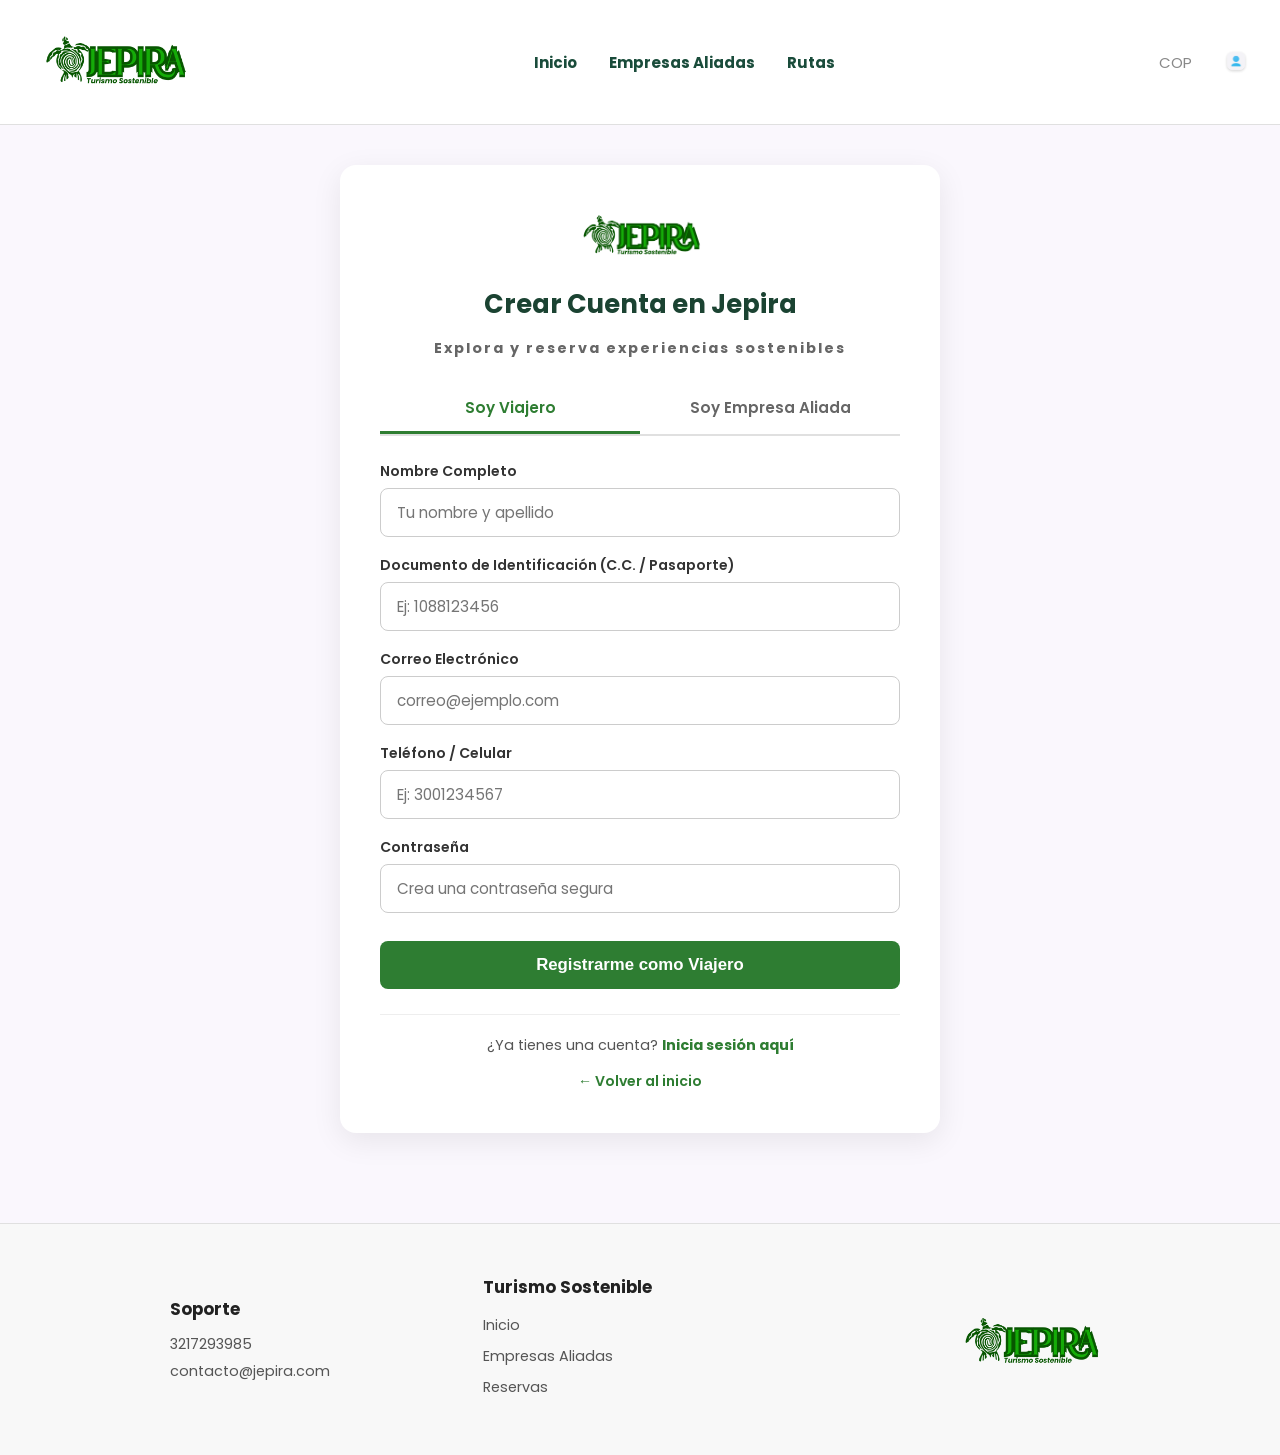
<file: registro.html>
<!DOCTYPE html>
<html lang="es">
<head>
    <meta charset="UTF-8">
    <meta name="viewport" content="width=device-width, initial-scale=1.0">
    <title>Jepira | Crear Cuenta</title>
    <link href="https://fonts.googleapis.com/css2?family=Poppins:wght@400;500;600;700&display=swap" rel="stylesheet">
    <link rel="stylesheet" href="style.css"> 
    <link rel="icon" href="img/logo_jepira.png" type="image/png">
    <style>
        .register-wrapper {
            min-height: 80vh;
            display: flex;
            align-items: center;
            justify-content: center;
            padding: 40px 20px;
        }

        .register-container {
            width: 100%;
            max-width: 520px;
            padding: 40px;
            background: #ffffff;
            border-radius: 16px;
            box-shadow: 0 8px 30px rgba(0,0,0,0.08);
            text-align: center;
        }

        .register-card-logo {
            width: 140px;
            max-width: 140px;
            height: auto;
            margin: 0 auto 10px auto;
            display: block;
        }

        .register-container h2 {
            font-size: 1.6rem;
            font-weight: 700;
            color: #1b4332;
            margin-bottom: 6px;
        }

        .subtitle {
            color: #666;
            font-size: 0.9rem;
            margin-bottom: 25px;
        }

        .role-tabs {
            display: flex;
            margin-bottom: 25px;
            border-bottom: 2px solid #e0e0e0;
        }

        .tab-btn {
            flex: 1;
            padding: 12px;
            background: none;
            border: none;
            font-family: 'Poppins', sans-serif;
            font-weight: 600;
            font-size: 0.95rem;
            color: #666;
            cursor: pointer;
            border-bottom: 3px solid transparent;
            transition: all 0.3s ease;
        }

        .tab-btn.active {
            color: #2e7d32;
            border-bottom-color: #2e7d32;
        }

        .form-group {
            margin-bottom: 18px;
            text-align: left;
        }

        .form-group label {
            display: block;
            margin-bottom: 6px;
            font-size: 0.88rem;
            font-weight: 600;
            color: #333;
        }

        .form-group input {
            width: 100%;
            padding: 12px 16px;
            border: 1px solid #ccc;
            border-radius: 8px;
            box-sizing: border-box;
            font-family: 'Poppins', sans-serif;
            font-size: 0.95rem;
            outline: none;
            transition: border-color 0.3s ease;
        }

        .form-group input:focus {
            border-color: #2e7d32;
        }

        .btn-submit {
            width: 100%;
            padding: 14px;
            background-color: #2e7d32;
            color: white;
            border: none;
            border-radius: 8px;
            font-weight: 600;
            font-size: 1.05rem;
            cursor: pointer;
            transition: background 0.3s ease;
            margin-top: 10px;
        }

        .btn-submit:hover {
            background-color: #1b5e20;
        }

        #mensaje-registro {
            margin-top: 15px;
            font-size: 0.9rem;
            font-weight: 600;
        }

        .login-link {
            margin-top: 25px;
            padding-top: 20px;
            border-top: 1px solid #eee;
            font-size: 0.9rem;
            color: #555;
        }

        .login-link a {
            color: #2e7d32;
            font-weight: 700;
            text-decoration: none;
        }

        .login-link a:hover {
            text-decoration: underline;
        }

        .btn-back-bottom {
            display: inline-block;
            margin-top: 15px;
            color: #2e7d32;
            font-size: 0.88rem;
            font-weight: 600;
            text-decoration: none;
            transition: color 0.2s ease;
        }

        .btn-back-bottom:hover {
            color: #1b5e20;
            text-decoration: underline;
        }
    </style>
</head>
<body>

    <!-- Header / Navegación Superior -->
    <header class="header-top">
        <div class="logo-section">
            <a href="index.html">
                <img src="img/logo_jepira.png" alt="Logo Jepira" class="logo-img"> 
            </a>
        </div>

        <nav class="main-nav">
            <ul>
                <li><a href="index.html">Inicio</a></li>
                <li><a href="empresas.html">Empresas Aliadas</a></li>
                <li><a href="rutas.html">Rutas</a></li>
            </ul>
        </nav>

        <div class="header-icons">
            <span class="currency">COP</span>
            <a href="login.html" class="icon user" title="Mi Cuenta / Iniciar Sesión"></a>
        </div>
    </header>

    <!-- Formulario de Registro -->
    <main class="register-wrapper">
        <div class="register-container">

            <!-- Logo Centrado Superior -->
            <img src="img/logo_jepira.png" alt="Logo Jepira" class="register-card-logo">
            
            <h2>Crear Cuenta en Jepira</h2>
            <p class="subtitle">Explora y reserva experiencias sostenibles</p>
            
            <!-- Selector de Rol -->
            <div class="role-tabs">
                <button type="button" class="tab-btn active" id="btn-viajero" onclick="seleccionarRol('explorer')">Soy Viajero</button>
                <button type="button" class="tab-btn" id="btn-empresa" onclick="seleccionarRol('corporate')">Soy Empresa Aliada</button>
            </div>

            <!-- Formulario Principal -->
            <form id="form-registro">
                <!-- Campo Oculto para almacenar el rol seleccionado -->
                <input type="hidden" id="reg-tipo" value="explorer">

                <div class="form-group">
                    <label id="label-nombre" for="reg-nombre">Nombre Completo</label>
                    <input type="text" id="reg-nombre" placeholder="Tu nombre y apellido" required>
                </div>

                <!-- CAMPO DINÁMICO: DOCUMENTO / NIT -->
                <div class="form-group">
                    <label id="label-documento" for="reg-documento">Documento de Identificación (C.C. / Pasaporte)</label>
                    <input type="text" id="reg-documento" placeholder="Ej: 1088123456" required>
                </div>

                <div class="form-group">
                    <label for="reg-email">Correo Electrónico</label>
                    <input type="email" id="reg-email" placeholder="correo@ejemplo.com" required>
                </div>

                <div class="form-group">
                    <label for="reg-telefono">Teléfono / Celular</label>
                    <input type="tel" id="reg-telefono" placeholder="Ej: 3001234567">
                </div>

                <div class="form-group">
                    <label for="reg-password">Contraseña</label>
                    <input type="password" id="reg-password" placeholder="Crea una contraseña segura" required>
                </div>

                <button type="submit" class="btn-submit" id="btn-text">Registrarme como Viajero</button>
            </form>

            <!-- Contenedor para mensajes de respuesta (Éxito o Error) -->
            <div id="mensaje-registro"></div>

            <div class="login-link">
                ¿Ya tienes una cuenta? <a href="login.html">Inicia sesión aquí</a>
            </div>

            <!-- Botón Volver al Inicio -->
            <div>
                <a href="index.html" class="btn-back-bottom">← Volver al inicio</a>
            </div>
        </div>
    </main>

    <!-- Footer Institucional -->
    <footer class="main-footer">
        <div class="footer-content" style="display: flex !important; justify-content: space-between !important; align-items: center !important; max-width: 1000px !important; margin: 0 auto !important;">
            <div class="footer-col support" style="flex: 1 !important;">
                <h3 style="font-size: 1.05rem; font-weight: 700; color: #222; margin-bottom: 12px;">Soporte</h3>
                <p style="color: #555; margin: 0 0 6px 0; font-size: 0.9rem;">3217293985</p>
                <p style="color: #555; margin: 0; font-size: 0.9rem;">contacto@jepira.com</p>
            </div>

            <div class="footer-col navigation" style="flex: 1 !important;">
                <h3 style="font-size: 1.05rem; font-weight: 700; color: #222; margin-bottom: 12px;">Turismo Sostenible</h3>
                <ul style="list-style: none; padding: 0; margin: 0;">
                    <li style="margin-bottom: 6px;"><a href="index.html" style="text-decoration: none; color: #555; font-size: 0.9rem;">Inicio</a></li>
                    <li style="margin-bottom: 6px;"><a href="empresas.html" style="text-decoration: none; color: #555; font-size: 0.9rem;">Empresas Aliadas</a></li>
                    <li style="margin-bottom: 6px;"><a href="rutas.html" style="text-decoration: none; color: #555; font-size: 0.9rem;">Reservas</a></li>
                </ul>
            </div>

            <div class="footer-col logo-container" style="flex: 1 !important; display: flex !important; justify-content: flex-end !important; align-items: center !important;">
                <img src="img/logo_jepira.png" alt="Jepira Turismo Sostenible" class="footer-logo" style="width: 160px !important; max-width: 160px !important; height: auto !important; display: block !important;">
            </div>
        </div>
    </footer>

    <!-- Script visual para cambiar entre Viajero y Empresa Aliada -->
    <script>
        function seleccionarRol(rol) {
            document.getElementById('reg-tipo').value = rol;
            const btnViajero = document.getElementById('btn-viajero');
            const btnEmpresa = document.getElementById('btn-empresa');
            const labelNombre = document.getElementById('label-nombre');
            const inputNombre = document.getElementById('reg-nombre');
            
            // Nuevas variables para el documento/NIT
            const labelDocumento = document.getElementById('label-documento');
            const inputDocumento = document.getElementById('reg-documento');
            
            const btnText = document.getElementById('btn-text');

            if (rol === 'explorer') {
                btnViajero.classList.add('active');
                btnEmpresa.classList.remove('active');
                labelNombre.textContent = 'Nombre Completo';
                inputNombre.placeholder = 'Tu nombre y apellido';
                
                // Texto Viajero
                labelDocumento.textContent = 'Documento de Identificación (C.C. / Pasaporte)';
                inputDocumento.placeholder = 'Ej: 1088123456';
                
                btnText.textContent = 'Registrarme como Viajero';
            } else {
                btnEmpresa.classList.add('active');
                btnViajero.classList.remove('active');
                labelNombre.textContent = 'Nombre de la Empresa / Marca';
                inputNombre.placeholder = 'Nombre comercial o razón social';
                
                // Texto Empresa
                labelDocumento.textContent = 'NIT / Registro Mercantil';
                inputDocumento.placeholder = 'Ej: 900123456-1';
                
                btnText.textContent = 'Registrarme como Empresa Aliada';
            }
        }
    </script>

    <!-- Módulo JS principal que conecta el formulario con UsersModule -->
    <script type="module" src="js/main.js"></script>
</body>
</html>
</file>
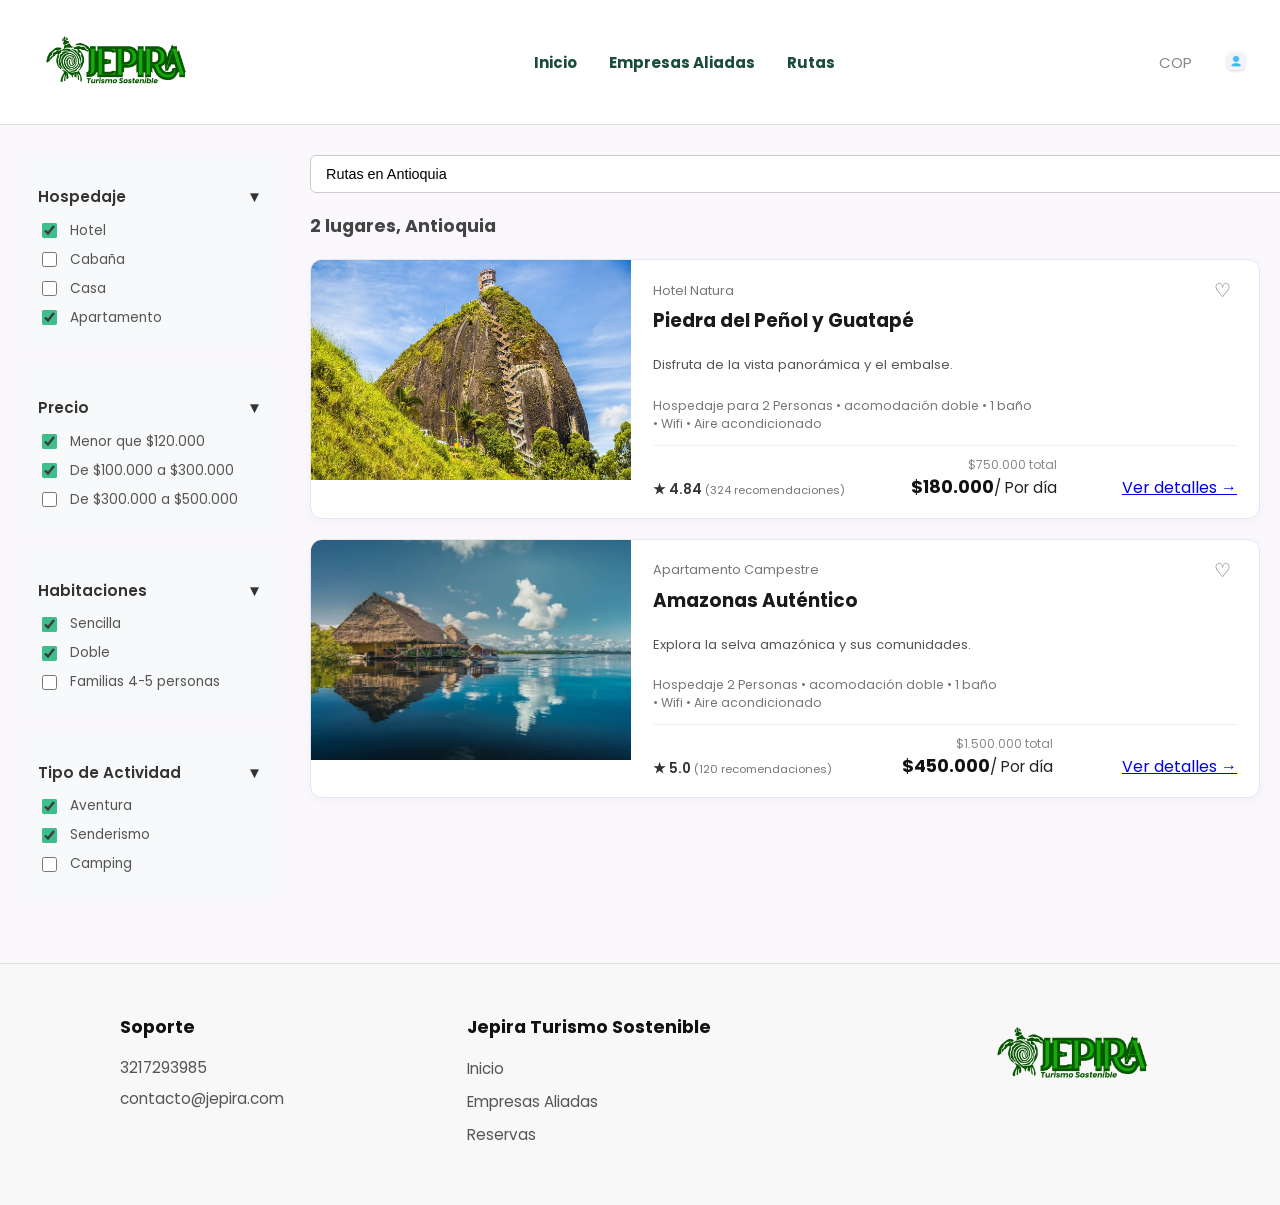
<file: rutas.html>
<!DOCTYPE html>
<html lang="es">
<head>
    <meta charset="UTF-8">
    <meta name="viewport" content="width=device-width, initial-scale=1.0">
    <title>Jepira | Rutas</title>
    <link href="https://fonts.googleapis.com/css2?family=Poppins:wght@400;500;600;700&display=swap" rel="stylesheet">
    <link rel="stylesheet" href="style.css"> 
    <link rel="icon" href="img/logo_jepira.png" type="image/png">
</head>
<body>

    <!-- Header / Navegación Superior -->
    <header class="header-top">
        <div class="logo-section">
            <a href="index.html">
                <img src="img/logo_jepira.png" alt="Logo Jepira" class="logo-img"> 
            </a>
        </div>

        <nav class="main-nav">
            <ul>
                <li><a href="index.html">Inicio</a></li>
                <li><a href="empresas.html">Empresas Aliadas</a></li>
                <li><a href="rutas.html" class="active">Rutas</a></li>
            </ul>
        </nav>

        <div class="header-icons">
            <span class="currency">COP</span>
            <a href="login.html" class="icon user" title="Mi Cuenta / Iniciar Sesión"></a>
        </div>
    </header>

    <!-- Layout Principal: Filtros + Lista de Rutas -->
    <main class="routes-layout">
        
        <!-- Sidebar de Filtros (Izquierda) -->
        <aside class="filters-sidebar">
            <div class="filter-group">
                <h3>Hospedaje <span>▼</span></h3>
                <label><input type="checkbox" data-filter-type="hospedaje" value="hotel" checked> Hotel</label>
                <label><input type="checkbox" data-filter-type="hospedaje" value="cabaña"> Cabaña</label>
                <label><input type="checkbox" data-filter-type="hospedaje" value="casa"> Casa</label>
                <label><input type="checkbox" data-filter-type="hospedaje" value="apartamento" checked> Apartamento</label>
            </div>

            <div class="filter-group">
                <h3>Precio <span>▼</span></h3>
                <label><input type="checkbox" data-filter-type="precio" value="120" checked> Menor que $120.000</label>
                <label><input type="checkbox" data-filter-type="precio" value="100-300" checked> De $100.000 a $300.000</label>
                <label><input type="checkbox" data-filter-type="precio" value="300-500"> De $300.000 a $500.000</label>
            </div>

            <div class="filter-group">
                <h3>Habitaciones <span>▼</span></h3>
                <label><input type="checkbox" data-filter-type="habitaciones" value="sencilla" checked> Sencilla</label>
                <label><input type="checkbox" data-filter-type="habitaciones" value="doble" checked> Doble</label>
                <label><input type="checkbox" data-filter-type="habitaciones" value="familiar"> Familias 4-5 personas</label>
            </div>

            <div class="filter-group">
                <h3>Tipo de Actividad <span>▼</span></h3>
                <label><input type="checkbox" data-filter-type="actividad" value="aventura" checked> Aventura</label>
                <label><input type="checkbox" data-filter-type="actividad" value="senderismo" checked> Senderismo</label>
                <label><input type="checkbox" data-filter-type="actividad" value="camping"> Camping</label>
            </div>
        </aside>

        <!-- Contenido de Rutas (Derecha) -->
        <section class="routes-content">
            
            <div class="search-bar-container">
                <input type="text" id="routeSearchInput" class="routes-search-input" value="Rutas en Antioquia" placeholder="🔍 Buscar rutas por nombre o lugar...">
            </div>

            <h2 class="results-title"><span id="resultsCount">2</span> lugares, Antioquia</h2>

            <div class="route-cards-list">
                
                <!-- Tarjeta de Ruta 1 -->
                <article class="route-horizontal-card" 
                         data-hospedaje="hotel" 
                         data-precio="250000" 
                         data-habitaciones="doble" 
                         data-actividad="aventura senderismo">
                    <div class="card-image-container">
                        <img src="img/Guatape.jpg" alt="Ruta Natural Guatapé">
                    </div>
                    <div class="card-info-container">
                        <div class="card-header-info">
                            <span class="route-category">Hotel Natura</span>
                            <button class="fav-btn" aria-label="Guardar">♡</button>
                        </div>
                        <h3 class="route-title">Piedra del Peñol y Guatapé</h3>
                        <p class="route-desc">Disfruta de la vista panorámica y el embalse.</p>
                        <p class="route-features">Hospedaje para 2 Personas • acomodación doble • 1 baño<br>• Wifi • Aire acondicionado</p>
                        
                        <div class="card-footer-info">
                            <span class="route-rating">★ 4.84 <small>(324 recomendaciones)</small></span>
                            <div class="price-container">
                                <span class="total-price">$750.000 total</span>
                                <span class="day-price"><strong>$180.000</strong>/ Por día</span>
                            </div>
                            <a href="detalle_ruta.html?id=route_guatape" class="btn-detalles">Ver detalles →</a>
                        </div>
                    </div>
                </article>

                <!-- Tarjeta de Ruta 2 -->
                <article class="route-horizontal-card" 
                         data-hospedaje="apartamento" 
                         data-precio="500000" 
                         data-habitaciones="doble" 
                         data-actividad="senderismo">
                    <div class="card-image-container">
                        <img src="img/Amazonas.png" alt="Amazonas Auténtico">
                    </div>
                    <div class="card-info-container">
                        <div class="card-header-info">
                            <span class="route-category">Apartamento Campestre</span>
                            <button class="fav-btn" aria-label="Guardar">♡</button>
                        </div>
                        <h3 class="route-title">Amazonas Auténtico</h3>
                        <p class="route-desc">Explora la selva amazónica y sus comunidades.</p>
                        <p class="route-features">Hospedaje 2 Personas • acomodación doble • 1 baño<br>• Wifi • Aire acondicionado</p>
                        
                        <div class="card-footer-info">
                            <span class="route-rating">★ 5.0 <small>(120 recomendaciones)</small></span>
                            <div class="price-container">
                                <span class="total-price">$1.500.000 total</span>
                                <span class="day-price"><strong>$450.000</strong>/ Por día</span>
                            </div>
                            <a href="detalle_ruta.html?id=route_amazonas" class="btn-detalles">Ver detalles →</a>
                        </div>
                    </div>
                </article>

            </div>
        </section>

    </main>

    <!-- Footer -->
    <footer class="main-footer">
        <div class="footer-content">
            <div class="footer-col support">
                <h3>Soporte</h3>
                <p>3217293985</p>
                <p>contacto@jepira.com</p>
            </div>
            
            <div class="footer-col navigation">
                <h3>Jepira Turismo Sostenible</h3>
                <ul>
                    <li><a href="index.html">Inicio</a></li>
                    <li><a href="empresas.html">Empresas Aliadas</a></li>
                    <li><a href="rutas.html">Reservas</a></li>
                </ul>
            </div>
            
            <div class="footer-col logo-container">
                <img src="img/logo_jepira.png" alt="logo-jepira"> 
            </div>
        </div>
    </footer>

    <script type="module" src="js/main.js"></script>
</body>
</html>
</file>
<file: style.css>
/* ==========================================
   1. ESTILOS GENERALES Y BASE
   ========================================== */
body {
    margin: 0;
    font-family: 'Poppins', sans-serif;
    background: #faf7fd;
}

/* ==========================================
   2. HEADER Y NAVEGACIÓN
   ========================================== */
.header-top {
    display: flex;
    justify-content: space-between;
    align-items: center;
    background: #fff;
    padding: 10px 30px;
    border-bottom: 1px solid #e0e0e0;
}

.logo-section {
    display: flex;
    align-items: center;
}

.logo-img {
    height: 70px;
    margin-right: 12px;
}

.brand-text {
    display: flex;
    flex-direction: column;
    margin: 0;
}

.main-title {
    font-weight: bold;
    color: #000000;
    font-size: 16px;
}

.subtitle {
    color: #3ebd8d;
    font-size: 13px;
    font-weight: bold;
    letter-spacing: 2px;
}

.header-icons {
    display: flex;
    align-items: center;
    gap: 16px;
}

.currency {
    color: #888;
    font-size: 15px;
    margin-right: 10px;
    line-height: 1;
}

.icon {
    width: 28px;
    height: 28px;
    display: inline-block;
    background-size: contain;
    background-repeat: no-repeat;
    background-position: center;
    vertical-align: middle;
    margin-left: 4px;
}

.icon.user {
    background-image: url(img/Icono\ cuenta.png);
}

.icon.bell {
    background-image: url(img/titi.jpg);
}

.header-top ul,
.main-nav ul { 
    display: flex;
    list-style: none;
    margin: 0;
    align-items: center; 
    padding: 0; 
}

.header-top li,
.main-nav li { 
    margin-right: 32px;
}

.header-top li:last-child,
.main-nav li:last-child {
    margin-right: 0;
}

.header-top a,
.main-nav a { 
    text-decoration: none;
    color: #1a4c3b;
    font-weight: bold;
    font-size: 15px;
    padding: 14px 0;
    display: inline-block;
}

/* ==========================================
   3. SECCIÓN HERO Y BUSCADOR
   ========================================== */
.hero-section {
    position: relative;
    width: 100%;
    height: 420px;
    overflow: hidden;
    background: #dcdcdc;
    display: flex;
    align-items: center;
    justify-content: center;
}

.hero-img {
    width: 100%;
    height: 100%;
    object-fit: cover;
    display: block;
    position: absolute;
    top: 0;
    left: 0;
    z-index: 1;
}

.hero-text {
    position: absolute;
    top: 50%;
    left: 50%;
    transform: translate(-50%, -50%);
    color: #fff;
    font-size: 2.5em;
    text-align: center;
    text-shadow: 2px 2px 10px rgba(0, 0, 0, 0.4);
    z-index: 2;
    width: 90%;
    max-width: 900px;
}

.search-form { 
    position: absolute;
    top: 90px;
    left: 50%;
    transform: translateX(-50%); 
    display: flex;
    gap: 10px;
    background: rgba(255, 255, 255, 0.98);
    padding: 14px 22px;
    border-radius: 8px;
    box-shadow: 0 2px 8px rgba(0,0,0,0.07);
    align-items: flex-end; 
    z-index: 10;
}

.search-field label {
    display: block;
    font-size: 12px;
    color: #444;
    margin-bottom: 3px;
    font-weight: bold;
}

.search-field input,
.search-field select {
    padding: 10px 10px;
    border: 1px solid #c8e6d4;
    border-radius: 4px;
    font-size: 15px;
    outline: none;
    background: #fff;
    color: #333;
    font-family: 'Poppins', sans-serif;
    box-sizing: border-box;
}

.search-btn {
    background: #3ebd8d;
    color: #fff;
    border: none;
    padding: 11px 16px; 
    margin-left: 0; 
    border-radius: 4px;
    font-size: 18px; 
    cursor: pointer;
    transition: background .2s;
}

.search-btn:hover {
    background: #299e6b;
}

/* ==========================================
   4. PÁGINA DE RUTAS (LAYOUT, FILTROS Y TARJETAS HORIZONTALES)
   ========================================== */
.tour-routes {
    text-align: center;
    margin: 40px 0;
}

.route-cards {
    display: grid;
    grid-template-columns: 1fr 1fr;
    gap: 30px;
    justify-content: center;
    margin: 0 auto;
    max-width: 1000px;
}

.route-card {
    text-align: center;
    background: #fff; 
    border-radius: 8px; 
    box-shadow: 0 4px 10px rgba(0,0,0,0.05); 
    padding-bottom: 15px;
    overflow: hidden; 
    margin-bottom: 25px;
}

.route-card img {
    width: 100%;
    height: 200px;
    object-fit: cover;
}

.route-card h3 {
    margin: 10px 0;
}

.route-card p {
    font-size: 0.9em;
}

.routes-layout {
    display: flex;
    gap: 30px;
    max-width: 1250px;
    margin: 30px auto;
    padding: 0 20px;
}

/* Sidebar de Filtros */
.filters-sidebar {
    width: 260px;
    flex-shrink: 0;
}

.filter-group {
    background: #f8f9fa;
    border-radius: 8px;
    padding: 15px 18px;
    margin-bottom: 15px;
}

.filter-group h3 {
    font-size: 0.95rem;
    font-weight: 600;
    margin-bottom: 12px;
    display: flex;
    justify-content: space-between;
    color: #333;
}

.filter-group label {
    display: flex;
    align-items: center;
    gap: 10px;
    font-size: 0.85rem;
    color: #555;
    margin-bottom: 8px;
    cursor: pointer;
}

.filter-group label input[type="checkbox"] {
    accent-color: #3ebd8d;
    width: 15px;
    height: 15px;
}

/* Sección derecha de contenido */
.routes-content {
    flex-grow: 1;
}

.search-bar-container {
    margin-bottom: 20px;
}

.routes-search-input {
    width: 100%;
    padding: 10px 15px;
    border: 1px solid #ccc;
    border-radius: 6px;
    font-size: 0.9rem;
    outline: none;
}

.results-title {
    font-size: 1.1rem;
    color: #444;
    margin-bottom: 20px;
}

.route-cards-list {
    display: flex;
    flex-direction: column;
    gap: 20px;
}

/* Tarjeta Horizontal */
.route-horizontal-card {
    display: flex;
    background: #fff;
    border: 1px solid #e2e8f0;
    border-radius: 12px;
    overflow: hidden;
    box-shadow: 0 4px 12px rgba(0, 0, 0, 0.03);
    transition: transform 0.2s ease, box-shadow 0.2s ease;
}

.route-horizontal-card:hover {
    transform: translateY(-2px);
    box-shadow: 0 6px 16px rgba(0, 0, 0, 0.06);
}

.card-image-container {
    width: 320px;
    height: 220px;
    flex-shrink: 0;
}

.card-image-container img {
    width: 100%;
    height: 100%;
    object-fit: cover;
}

.card-info-container {
    padding: 18px 22px;
    flex-grow: 1;
    display: flex;
    flex-direction: column;
    justify-content: space-between;
}

.card-header-info {
    display: flex;
    justify-content: space-between;
    align-items: center;
}

.route-category {
    font-size: 0.8rem;
    color: #777;
}

.fav-btn {
    background: none;
    border: none;
    font-size: 1.2rem;
    cursor: pointer;
    color: #666;
}

.route-title {
    font-size: 1.15rem;
    font-weight: 700;
    color: #1a1a1a;
    margin: 4px 0 8px 0;
}

.route-desc {
    font-size: 0.82rem;
    color: #555;
    line-height: 1.45;
    margin-bottom: 10px;
}

.route-features {
    font-size: 0.78rem;
    color: #777;
    margin-bottom: 12px;
}

.card-footer-info {
    display: flex;
    justify-content: space-between;
    align-items: flex-end;
    border-top: 1px solid #f0f0f0;
    padding-top: 10px;
}

.route-rating {
    font-size: 0.85rem;
    font-weight: 600;
    color: #333;
}

.route-rating small {
    color: #777;
    font-weight: 400;
}

.price-container {
    text-align: right;
}

.total-price {
    display: block;
    font-size: 0.75rem;
    color: #888;
}

.day-price {
    font-size: 0.95rem;
    color: #222;
}

.day-price strong {
    font-size: 1.1rem;
    color: #111;
}

/* ==========================================
   5. DETALLE DE RUTA Y RESERVA
   ========================================== */
.detail-container {
    max-width: 1140px;
    margin: 20px auto;
    padding: 0 20px;
}

.detail-header h1 {
    font-size: 26px;
    font-weight: 700;
}

/* Grid Galería estilo Airbnb */
.gallery-grid {
    display: grid;
    grid-template-columns: 2fr 1fr;
    gap: 12px;
    margin: 20px 0 30px 0;
    border-radius: 16px;
    overflow: hidden;
}

.gallery-main img {
    width: 100%;
    height: 400px;
    object-fit: cover;
}

.gallery-side {
    display: grid;
    grid-template-rows: repeat(3, 1fr);
    gap: 8px;
}

.gallery-side img {
    width: 100%;
    height: 128px;
    object-fit: cover;
}

.detail-body-layout {
    display: grid;
    grid-template-columns: 1.8fr 1.2fr;
    gap: 40px;
}

.offers-grid {
    display: grid;
    grid-template-columns: 1fr 1fr;
    gap: 16px;
    margin-top: 15px;
}

.offer-item {
    display: flex;
    align-items: center;
    gap: 10px;
    font-size: 15px;
}

/* Tarjeta Reserva Flotante */
.booking-card {
    border: 1px solid #e0e0e0;
    border-radius: 16px;
    padding: 24px;
    box-shadow: 0 6px 16px rgba(0,0,0,0.08);
    position: sticky;
    top: 20px;
    background: #fff;
}

.booking-header {
    display: flex;
    justify-content: space-between;
    align-items: center;
    margin-bottom: 20px;
}

.price-big {
    font-size: 22px;
    font-weight: 700;
}

.dates-selector, .guests-selector {
    border: 1px solid #ccc;
    border-radius: 8px;
    margin-bottom: 15px;
    overflow: hidden;
}

.dates-selector {
    display: flex;
}

.date-box {
    flex: 1;
    padding: 8px;
}

.date-box input, .guests-selector select {
    width: 100%;
    border: none;
    outline: none;
    background: transparent;
}

.btn-reserve {
    width: 100%;
    padding: 14px;
    background-color: #2b533f;
    color: white;
    border: none;
    border-radius: 8px;
    font-size: 16px;
    font-weight: 600;
    cursor: pointer;
    margin-top: 15px;
    transition: background-color 0.2s ease;
}

.btn-reserve:hover {
    background-color: #1e3c2d;
}

.no-charge-note {
    display: block;
    text-align: center;
    margin-top: 10px;
    color: #717171;
}

/* ==========================================
   6. SECCIÓN OTROS DESTINOS (3 COLUMNAS UNIFICADAS)
   ========================================== */
#otherDestinationsContainer,
.other-destinations-grid {
    display: grid;
    grid-template-columns: repeat(3, 1fr);
    gap: 25px;
    margin-top: 25px;
}

.destination-card,
.other-card-vertical {
    background: #ffffff;
    border: 1px solid #e5e7eb;
    border-radius: 16px;
    overflow: hidden;
    display: flex;
    flex-direction: column;
    box-shadow: 0 4px 12px rgba(0, 0, 0, 0.05);
    transition: transform 0.2s ease, box-shadow 0.2s ease;
}

.destination-card:hover,
.other-card-vertical:hover {
    transform: translateY(-5px);
    box-shadow: 0 8px 20px rgba(0, 0, 0, 0.1);
}

.destination-card img,
.other-card-img img {
    width: 100%;
    height: 190px;
    object-fit: cover;
    display: block;
}

.destination-info,
.other-card-body {
    padding: 20px;
    display: flex;
    flex-direction: column;
    flex-grow: 1;
}

.destination-info h4,
.other-card-body h3 {
    font-size: 1.15rem;
    font-weight: 700;
    color: #1f2937;
    margin: 0 0 8px 0;
}

.destination-info p,
.other-desc {
    font-size: 0.88rem;
    color: #6b7280;
    line-height: 1.5;
    margin: 0 0 16px 0;
    flex-grow: 1;
}

.destination-info .btn-secondary,
.btn-details-other {
    align-self: flex-start;
    display: inline-block;
    text-align: center;
    background-color: #2b533f;
    color: #ffffff;
    padding: 10px 18px;
    border-radius: 8px;
    font-weight: 600;
    font-size: 0.88rem;
    text-decoration: none;
    transition: background-color 0.2s ease;
}

.destination-info .btn-secondary:hover,
.btn-details-other:hover {
    background-color: #1e3c2d;
}

/* ==========================================
   7. FOOTER EXACTO (3 COLUMNAS HORIZONTALES)
   ========================================== */
.main-footer {
    background: #f8f8f8;
    padding: 50px 0;
    border-top: 1px solid #e0e0e0;
    width: 100%;
    margin-top: 50px;
}

.footer-container,
.footer-content {
    display: flex;
    justify-content: space-between;
    align-items: flex-start;
    max-width: 1100px;
    margin: 0 auto;
    padding: 0 30px;
    box-sizing: border-box;
}

.footer-col {
    flex: 1;
}

.footer-col h3 {
    font-size: 1.1rem;
    font-weight: 700;
    color: #111111;
    margin-top: 0;
    margin-bottom: 16px;
}

.footer-col p {
    color: #555555;
    margin: 0 0 8px 0;
    font-size: 0.95rem;
}

.footer-col ul {
    list-style: none;
    padding: 0;
    margin: 0;
}

.footer-col ul li {
    margin-bottom: 8px;
}

.footer-col a {
    text-decoration: none;
    color: #555555;
    font-size: 0.95rem;
    transition: color 0.2s ease;
}

.footer-col a:hover {
    color: #3ebd8d;
}

.footer-col.footer-logo,
.footer-col.logo-container {
    display: flex;
    justify-content: flex-end;
    align-items: flex-start;
}

.footer-logo img,
.footer-col.logo-container img {
    width: 180px !important;
    max-width: 180px !important;
    height: auto !important;
    object-fit: contain !important;
    display: block;
}

/* ==========================================
   8. MEDIA QUERIES (ADAPTABILIDAD RESPONSIVA)
   ========================================== */
@media (max-width: 900px) {
    .hero-section {
        height: 300px;
    }
    .hero-text {
        font-size: 1.5em;
    }
    .search-form {
        flex-direction: column;
        align-items: stretch;
        gap: 8px;
        top: 18px;
        padding: 10px 10px;
    }
    .search-field {
        margin-right: 0;
    }
    #otherDestinationsContainer,
    .other-destinations-grid {
        grid-template-columns: repeat(2, 1fr);
    }
}

@media (max-width: 768px) {
    .footer-container,
    .footer-content {
        flex-direction: column;
        align-items: center; 
        text-align: center;
        gap: 30px;
    }
    .footer-col.footer-logo,
    .footer-col.logo-container {
        width: 100%; 
        justify-content: center;
    }
    .detail-body-layout {
        grid-template-columns: 1fr;
    }
}

@media (max-width: 600px) {
    #otherDestinationsContainer,
    .other-destinations-grid {
        grid-template-columns: 1fr;
    }
}
</file>
